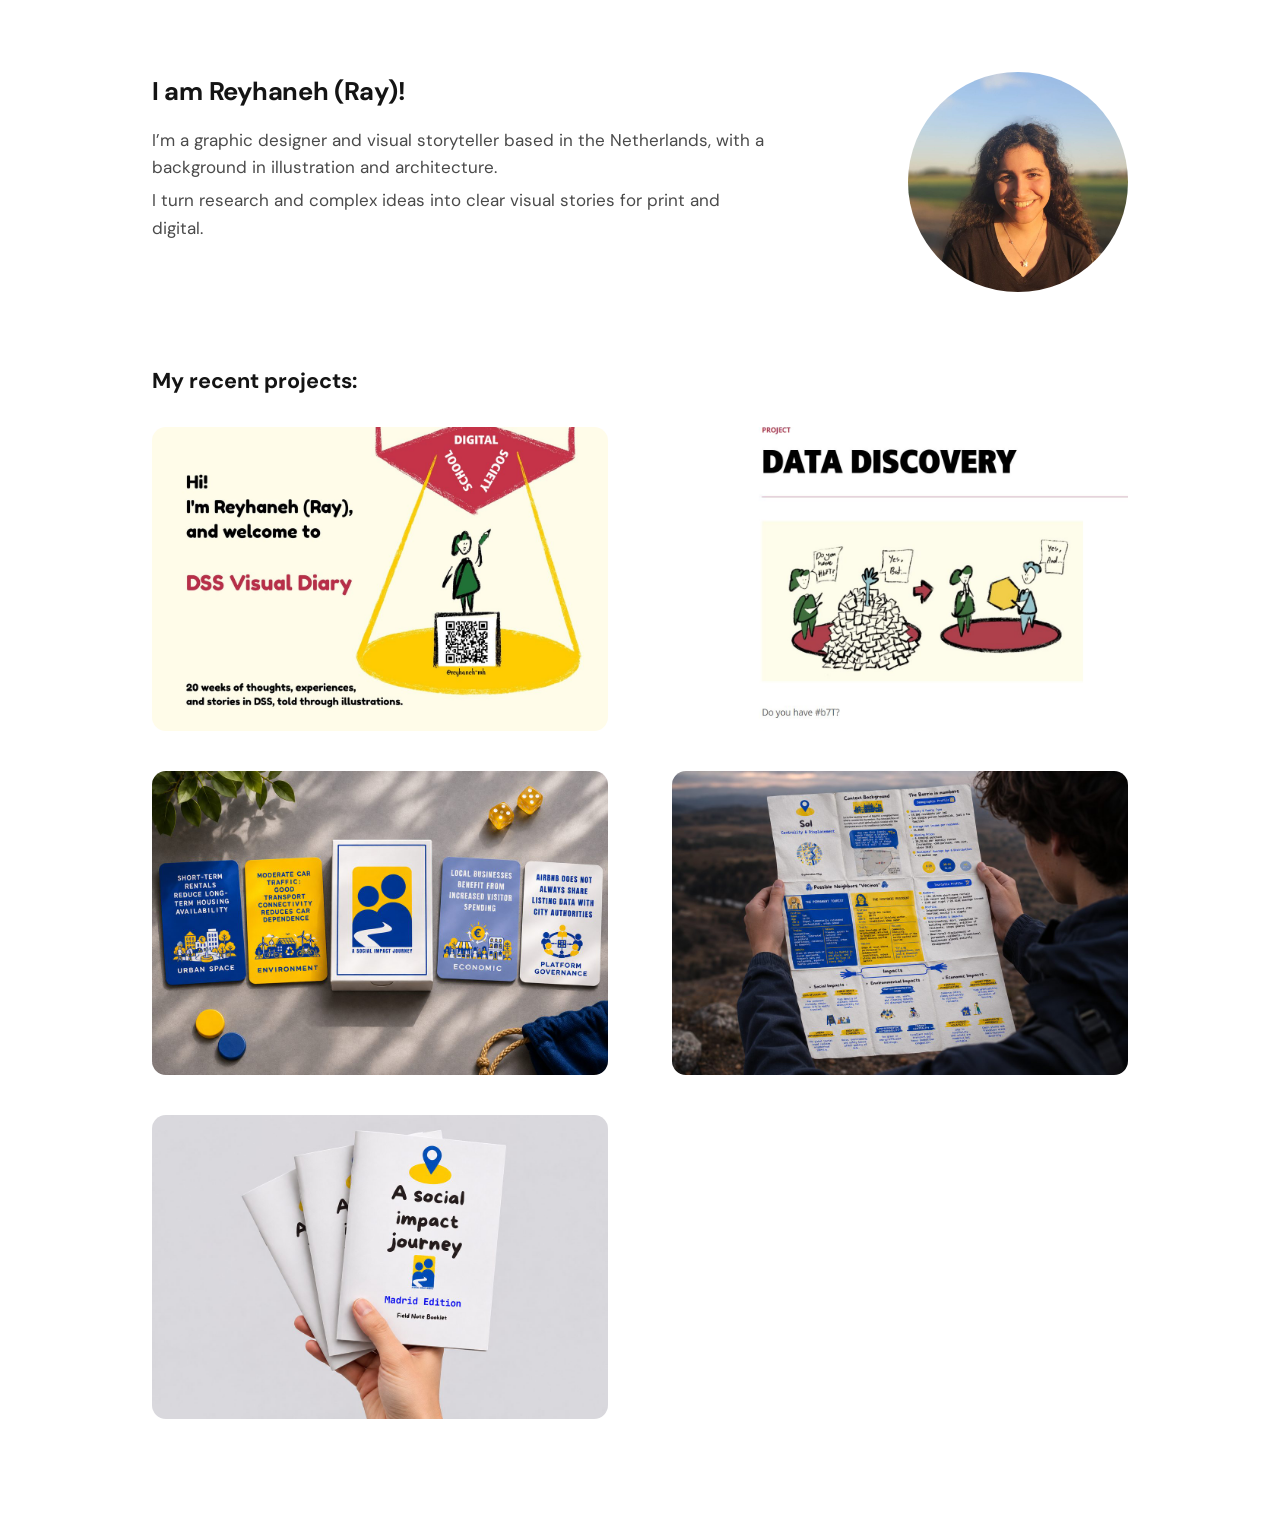
<file: index.html>
<!DOCTYPE html>
<html lang="en">
<head>
<meta charset="utf-8">
<meta name="viewport" content="width=device-width, initial-scale=1">
<title>Reyhaneh (Ray) — Graphic Designer &amp; Visual Storyteller</title>
<meta name="description" content="I’m a graphic designer and visual storyteller based in the Netherlands, with a background in illustration and architecture.">
<link rel="preconnect" href="https://fonts.googleapis.com"><link rel="preconnect" href="https://fonts.gstatic.com" crossorigin><link href="https://fonts.googleapis.com/css2?family=DM+Sans:opsz,wght@9..40,400;9..40,500;9..40,700&display=swap" rel="stylesheet">
<link rel="stylesheet" href="assets/css/style.css">
</head>
<body class="home">
<main class="wrap">
  <header class="intro">
    <div class="intro-text">
      <h1>I am Reyhaneh (Ray)!</h1>
      <p>I’m a graphic designer and visual storyteller based in the Netherlands, with a background in illustration and architecture.</p>
      <p>I turn research and complex ideas into clear visual stories for print and digital.</p>
    </div>
    <img class="intro-photo" src="assets/img/profile/profile.jpg" alt="Portrait of Reyhaneh (Ray)" width="800" height="800">
  </header>

  <section class="projects" aria-labelledby="projects-heading">
    <h2 id="projects-heading">My recent projects:</h2>
    <ul class="project-grid">
      <li class="project">
        <a class="project-link" href="projects/dss-visual-diary/index.html">
          <span class="project-media">
            <img src="assets/img/dss-visual-diary/hero-card.jpg" alt="" decoding="async">
            <span class="project-overlay" aria-hidden="true"><span>DSS Visual Diary</span></span>
          </span>
          <span class="project-name">DSS Visual Diary</span>
        </a>
      </li>
      <li class="project">
        <a class="project-link" href="projects/data-discovery/index.html">
          <span class="project-media">
            <img src="assets/img/data-discovery/hero-card.jpg?v=2" alt="" decoding="async">
            <span class="project-overlay" aria-hidden="true"><span>Data Discovery</span></span>
          </span>
          <span class="project-name">Data Discovery</span>
        </a>
      </li>
      <li class="project">
        <a class="project-link" href="projects/impact-card-game/index.html">
          <span class="project-media">
            <img src="assets/img/impact-card-game/hero-card.jpg" alt="" decoding="async">
            <span class="project-overlay" aria-hidden="true"><span>Impact Card Game</span></span>
          </span>
          <span class="project-name">Impact Card Game</span>
        </a>
      </li>
      <li class="project">
        <a class="project-link" href="projects/social-impact-journey-fold-out-maps/index.html">
          <span class="project-media">
            <img src="assets/img/social-impact-journey-fold-out-maps/hero-card.jpg" alt="" decoding="async">
            <span class="project-overlay" aria-hidden="true"><span>A Social Impact Journey — Fold-Out Maps</span></span>
          </span>
          <span class="project-name">A Social Impact Journey — Fold-Out Maps</span>
        </a>
      </li>
      <li class="project">
        <a class="project-link" href="projects/social-impact-journey-field-notebook/index.html">
          <span class="project-media">
            <img src="assets/img/social-impact-journey-field-notebook/hero-card.jpg" alt="" decoding="async">
            <span class="project-overlay" aria-hidden="true"><span>A Social Impact Journey — Field Notebook</span></span>
          </span>
          <span class="project-name">A Social Impact Journey — Field Notebook</span>
        </a>
      </li>
    </ul>
  </section>
</main>
</body>
</html>
</file>
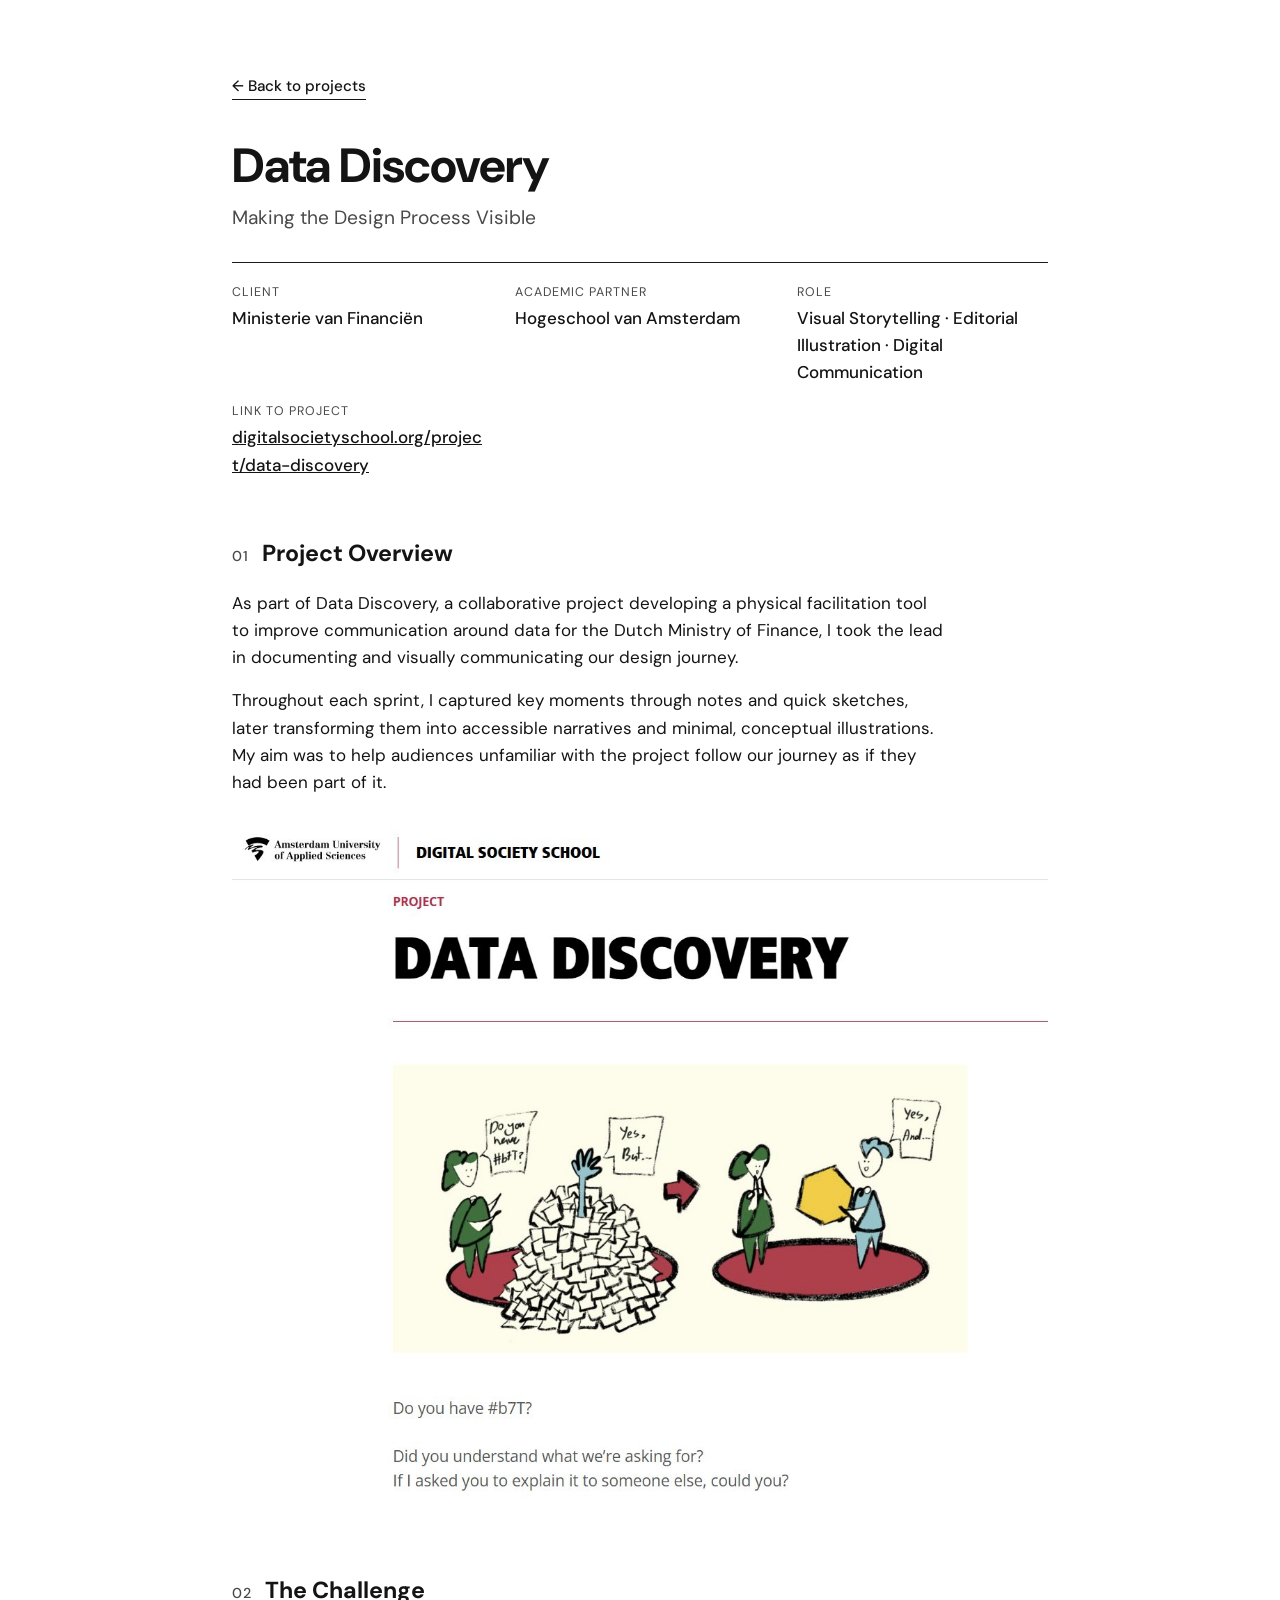
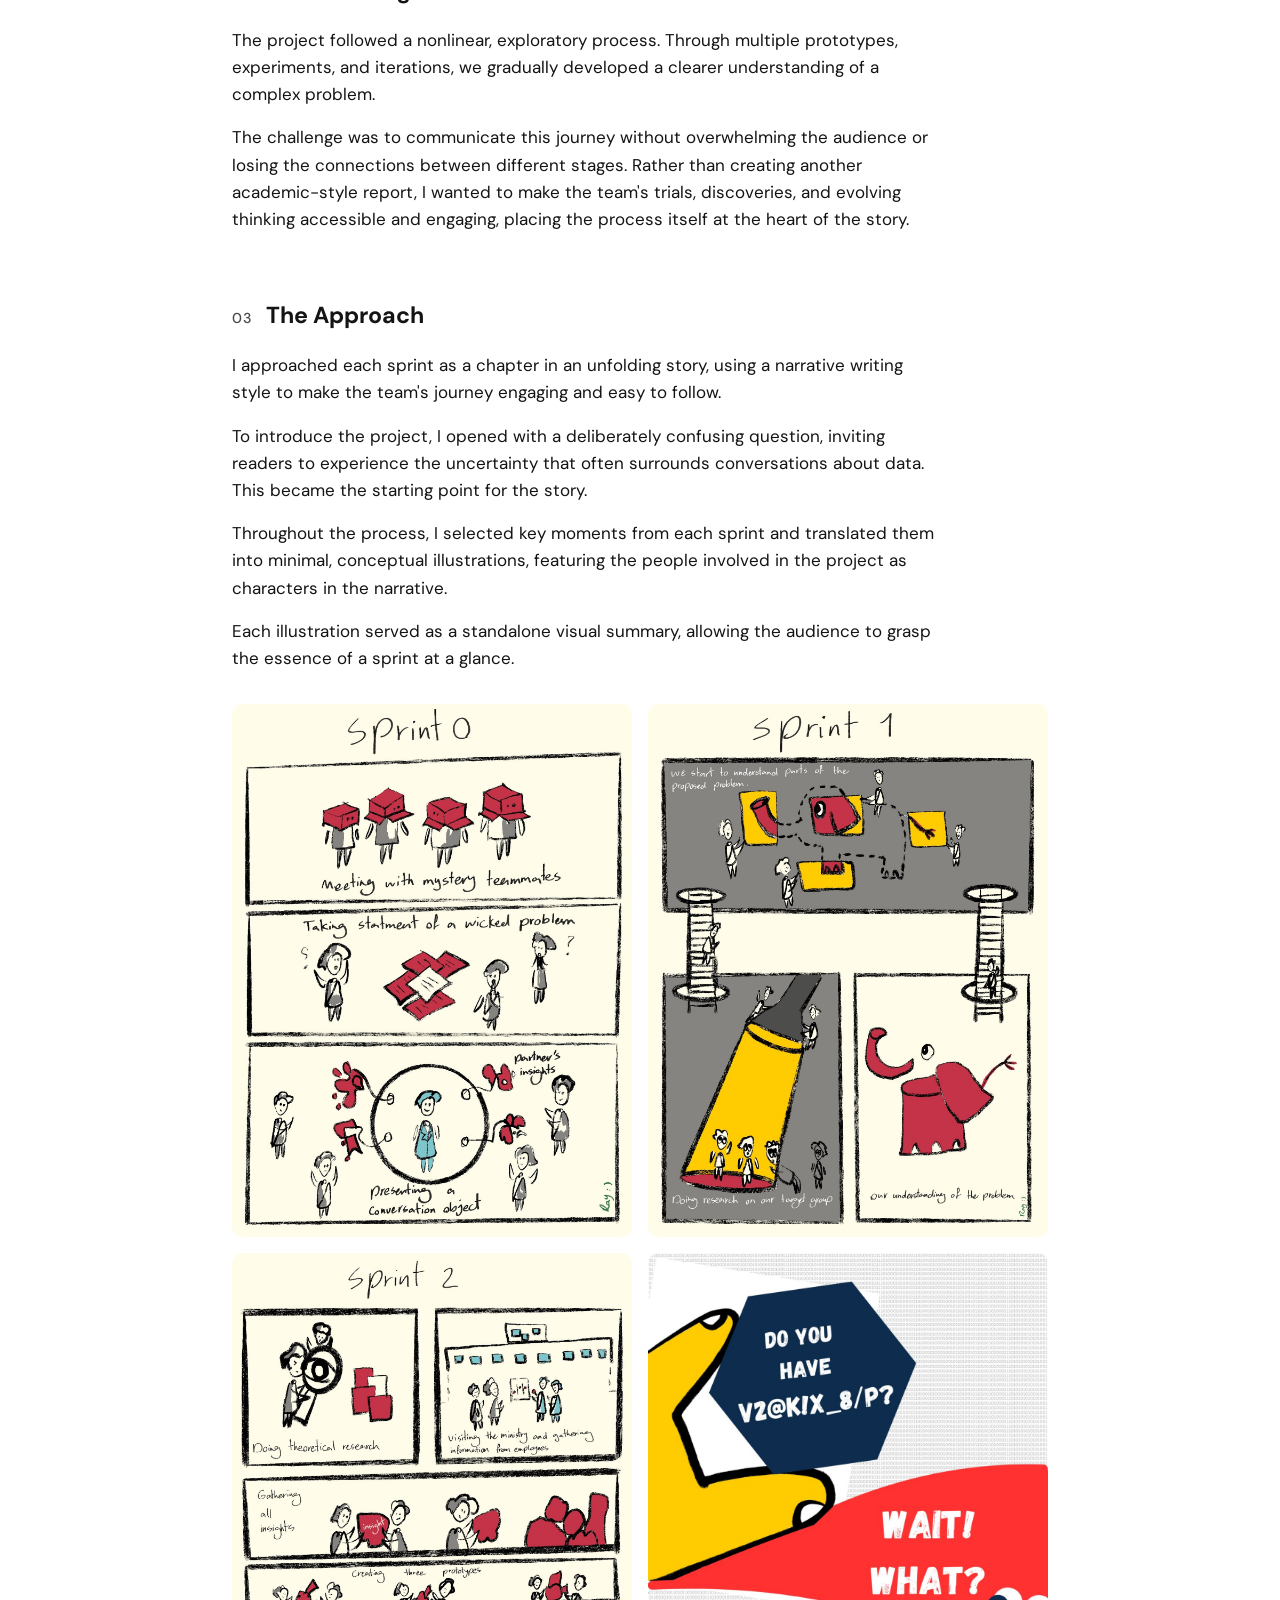
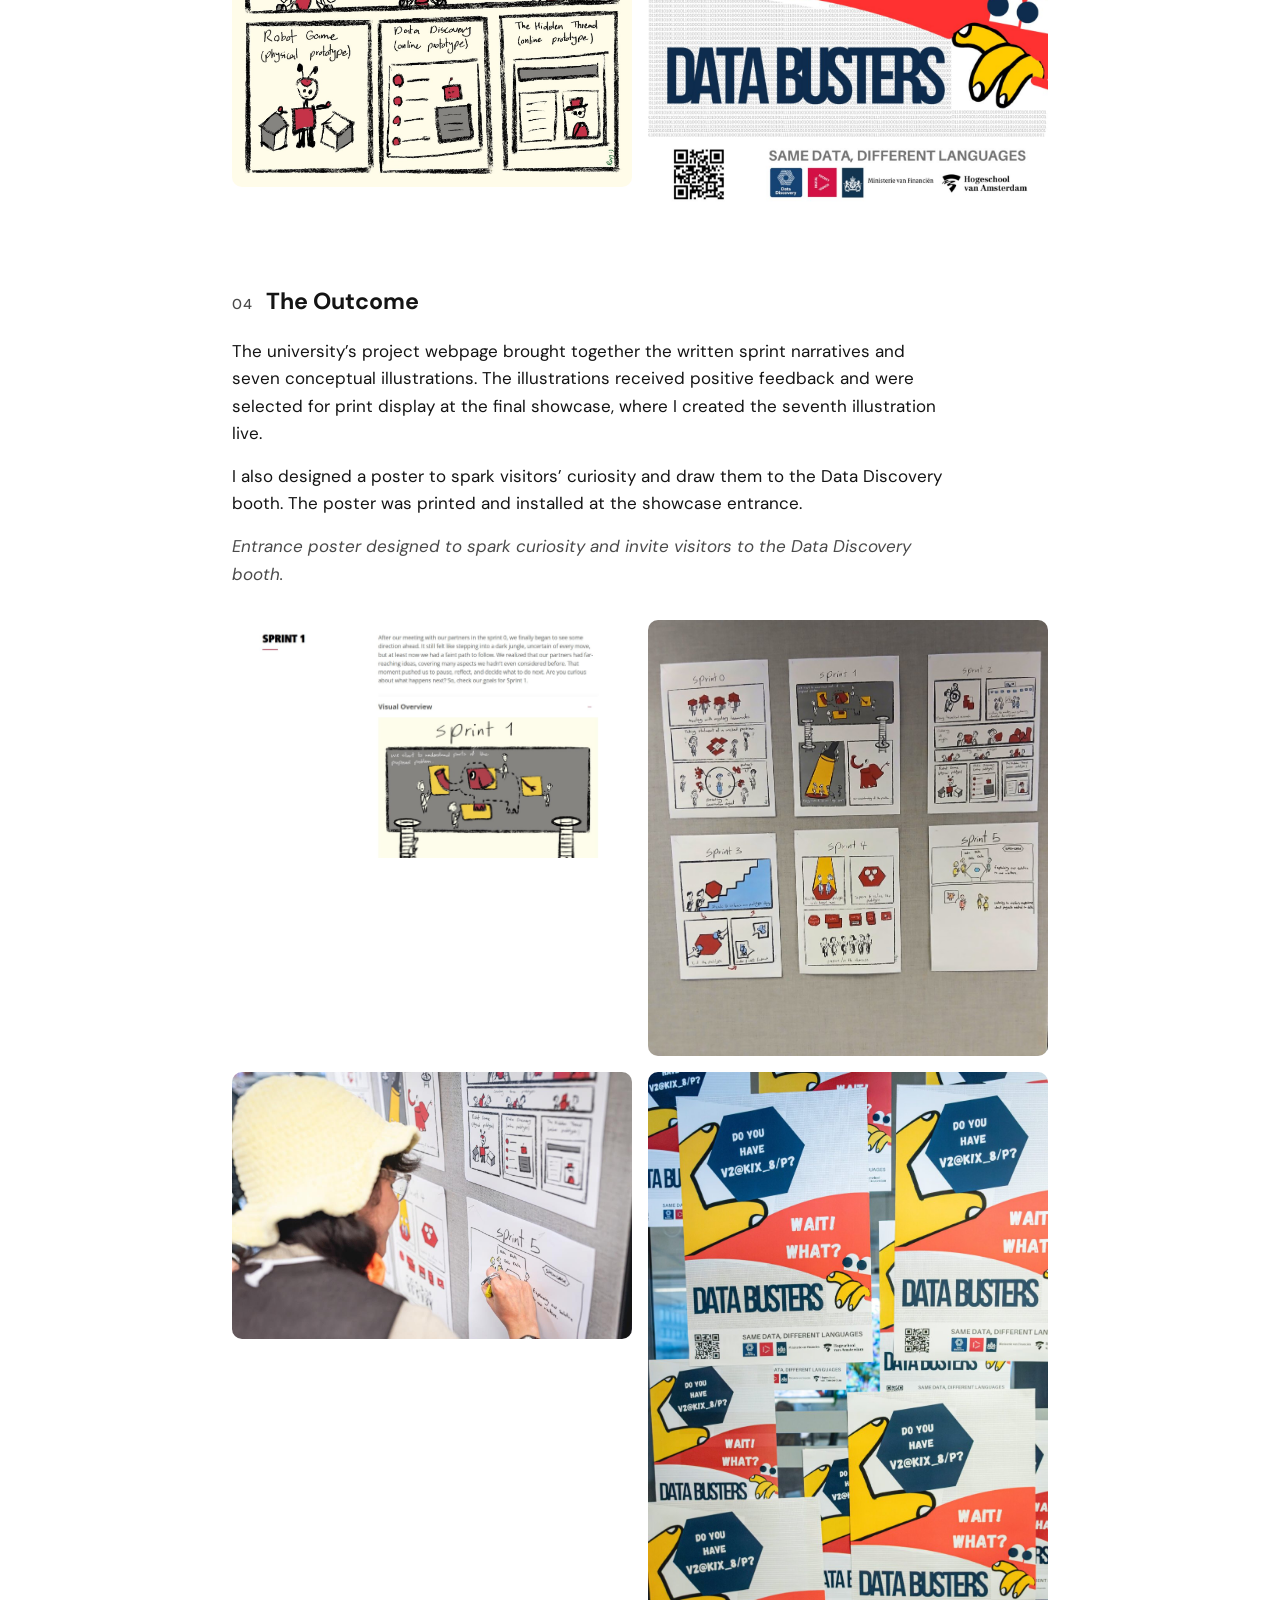
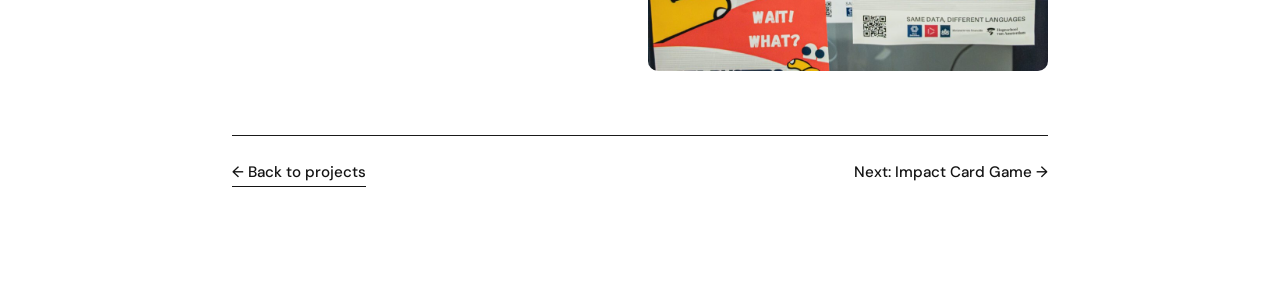
<file: projects/data-discovery/index.html>
<!DOCTYPE html>
<html lang="en">
<head>
<meta charset="utf-8">
<meta name="viewport" content="width=device-width, initial-scale=1">
<title>Data Discovery — Reyhaneh (Ray)</title>
<meta name="description" content="Making the Design Process Visible">
<link rel="preconnect" href="https://fonts.googleapis.com"><link rel="preconnect" href="https://fonts.gstatic.com" crossorigin><link href="https://fonts.googleapis.com/css2?family=DM+Sans:opsz,wght@9..40,400;9..40,500;9..40,700&display=swap" rel="stylesheet">
<link rel="stylesheet" href="../../assets/css/style.css">
</head>
<body class="case">
<main class="wrap wrap--case">
  <a class="back" href="../../index.html">← Back to projects</a>
  <header class="cs-header">
    <h1>Data Discovery</h1>
    <p class="cs-subtitle">Making the Design Process Visible</p>
    <dl class="cs-meta"><div><dt>Client</dt><dd>Ministerie van Financiën</dd></div><div><dt>Academic Partner</dt><dd>Hogeschool van Amsterdam</dd></div><div><dt>Role</dt><dd>Visual Storytelling · Editorial Illustration · Digital Communication</dd></div><div><dt>Link to project</dt><dd><a href="https://digitalsocietyschool.org/project/data-discovery/" target="_blank" rel="noopener">digitalsocietyschool.org/project/data-discovery</a></dd></div></dl>
  </header>
  <section class="cs-section" id="overview">
    <h2><span class="num">01</span> Project Overview</h2>
    <p>As part of Data Discovery, a collaborative project developing a physical facilitation tool to improve communication around data for the Dutch Ministry of Finance, I took the lead in documenting and visually communicating our design journey.</p>
    <p>Throughout each sprint, I captured key moments through notes and quick sketches, later transforming them into accessible narratives and minimal, conceptual illustrations. My aim was to help audiences unfamiliar with the project follow our journey as if they had been part of it.</p>
    <div class="gallery gallery--hero"><figure class="shot"><button type="button" class="shot-btn" data-index="0" aria-label="Enlarge image: Selection of sprint illustrations"><img src="../../assets/img/data-discovery/hero.jpg?v=2" alt="Selection of sprint illustrations" loading="lazy" decoding="async"></button></figure></div>
  </section>
  <section class="cs-section" id="challenge">
    <h2><span class="num">02</span> The Challenge</h2>
    <p>The project followed a nonlinear, exploratory process. Through multiple prototypes, experiments, and iterations, we gradually developed a clearer understanding of a complex problem.</p>
    <p>The challenge was to communicate this journey without overwhelming the audience or losing the connections between different stages. Rather than creating another academic-style report, I wanted to make the team's trials, discoveries, and evolving thinking accessible and engaging, placing the process itself at the heart of the story.</p>
  </section>
  <section class="cs-section" id="approach">
    <h2><span class="num">03</span> The Approach</h2>
    <p>I approached each sprint as a chapter in an unfolding story, using a narrative writing style to make the team's journey engaging and easy to follow.</p>
    <p>To introduce the project, I opened with a deliberately confusing question, inviting readers to experience the uncertainty that often surrounds conversations about data. This became the starting point for the story.</p>
    <p>Throughout the process, I selected key moments from each sprint and translated them into minimal, conceptual illustrations, featuring the people involved in the project as characters in the narrative.</p>
    <p>Each illustration served as a standalone visual summary, allowing the audience to grasp the essence of a sprint at a glance.</p>
    <div class="gallery-group"><div class="gallery"><figure class="shot"><button type="button" class="shot-btn" data-index="1" aria-label="Enlarge image: Data Discovery, image 1"><img src="../../assets/img/data-discovery/1.jpg" alt="Data Discovery, image 1" loading="lazy" decoding="async"></button></figure><figure class="shot"><button type="button" class="shot-btn" data-index="2" aria-label="Enlarge image: Data Discovery, image 2"><img src="../../assets/img/data-discovery/2.jpg" alt="Data Discovery, image 2" loading="lazy" decoding="async"></button></figure><figure class="shot"><button type="button" class="shot-btn" data-index="3" aria-label="Enlarge image: Data Discovery, image 3"><img src="../../assets/img/data-discovery/3.jpg" alt="Data Discovery, image 3" loading="lazy" decoding="async"></button></figure><figure class="shot"><button type="button" class="shot-btn" data-index="4" aria-label="Enlarge image: Data Discovery, image 4"><img src="../../assets/img/data-discovery/4.jpg" alt="Data Discovery, image 4" loading="lazy" decoding="async"></button></figure></div></div>
  </section>
  <section class="cs-section" id="outcome">
    <h2><span class="num">04</span> The Outcome</h2>
    <p>The university’s project webpage brought together the written sprint narratives and seven conceptual illustrations. The illustrations received positive feedback and were selected for print display at the final showcase, where I created the seventh illustration live.</p>
    <p>I also designed a poster to spark visitors’ curiosity and draw them to the Data Discovery booth. The poster was printed and installed at the showcase entrance.</p>
    <p class="note">Entrance poster designed to spark curiosity and invite visitors to the Data Discovery booth.</p>
    <div class="gallery-group"><div class="gallery"><figure class="shot"><button type="button" class="shot-btn" data-index="5" aria-label="Enlarge image: Data Discovery, image 5"><img src="../../assets/img/data-discovery/5.jpg" alt="Data Discovery, image 5" loading="lazy" decoding="async"></button></figure><figure class="shot"><button type="button" class="shot-btn" data-index="6" aria-label="Enlarge image: Data Discovery, image 6"><img src="../../assets/img/data-discovery/6.jpg" alt="Data Discovery, image 6" loading="lazy" decoding="async"></button></figure><figure class="shot"><button type="button" class="shot-btn" data-index="7" aria-label="Enlarge image: Data Discovery, image 7"><img src="../../assets/img/data-discovery/7.jpg" alt="Data Discovery, image 7" loading="lazy" decoding="async"></button></figure><figure class="shot"><button type="button" class="shot-btn" data-index="8" aria-label="Enlarge image: Data Discovery, image 8"><img src="../../assets/img/data-discovery/8.jpg" alt="Data Discovery, image 8" loading="lazy" decoding="async"></button></figure></div></div>
  </section>
  <nav class="cs-footer" aria-label="Project navigation">
    <a class="back" href="../../index.html">← Back to projects</a>
    <a class="next" href="../impact-card-game/index.html">Next: Impact Card Game →</a>
  </nav>
</main>

<dialog class="lightbox" aria-label="Enlarged image">
  <img class="lightbox-img" alt="">
  <button type="button" class="lb-btn lb-close" aria-label="Close enlarged image">×</button>
  <button type="button" class="lb-btn lb-prev" aria-label="Previous image">‹</button>
  <button type="button" class="lb-btn lb-next" aria-label="Next image">›</button>
  <p class="lb-count" aria-live="polite"></p>
</dialog>
<script src="../../assets/js/lightbox.js" defer></script>
</body>
</html>
</file>
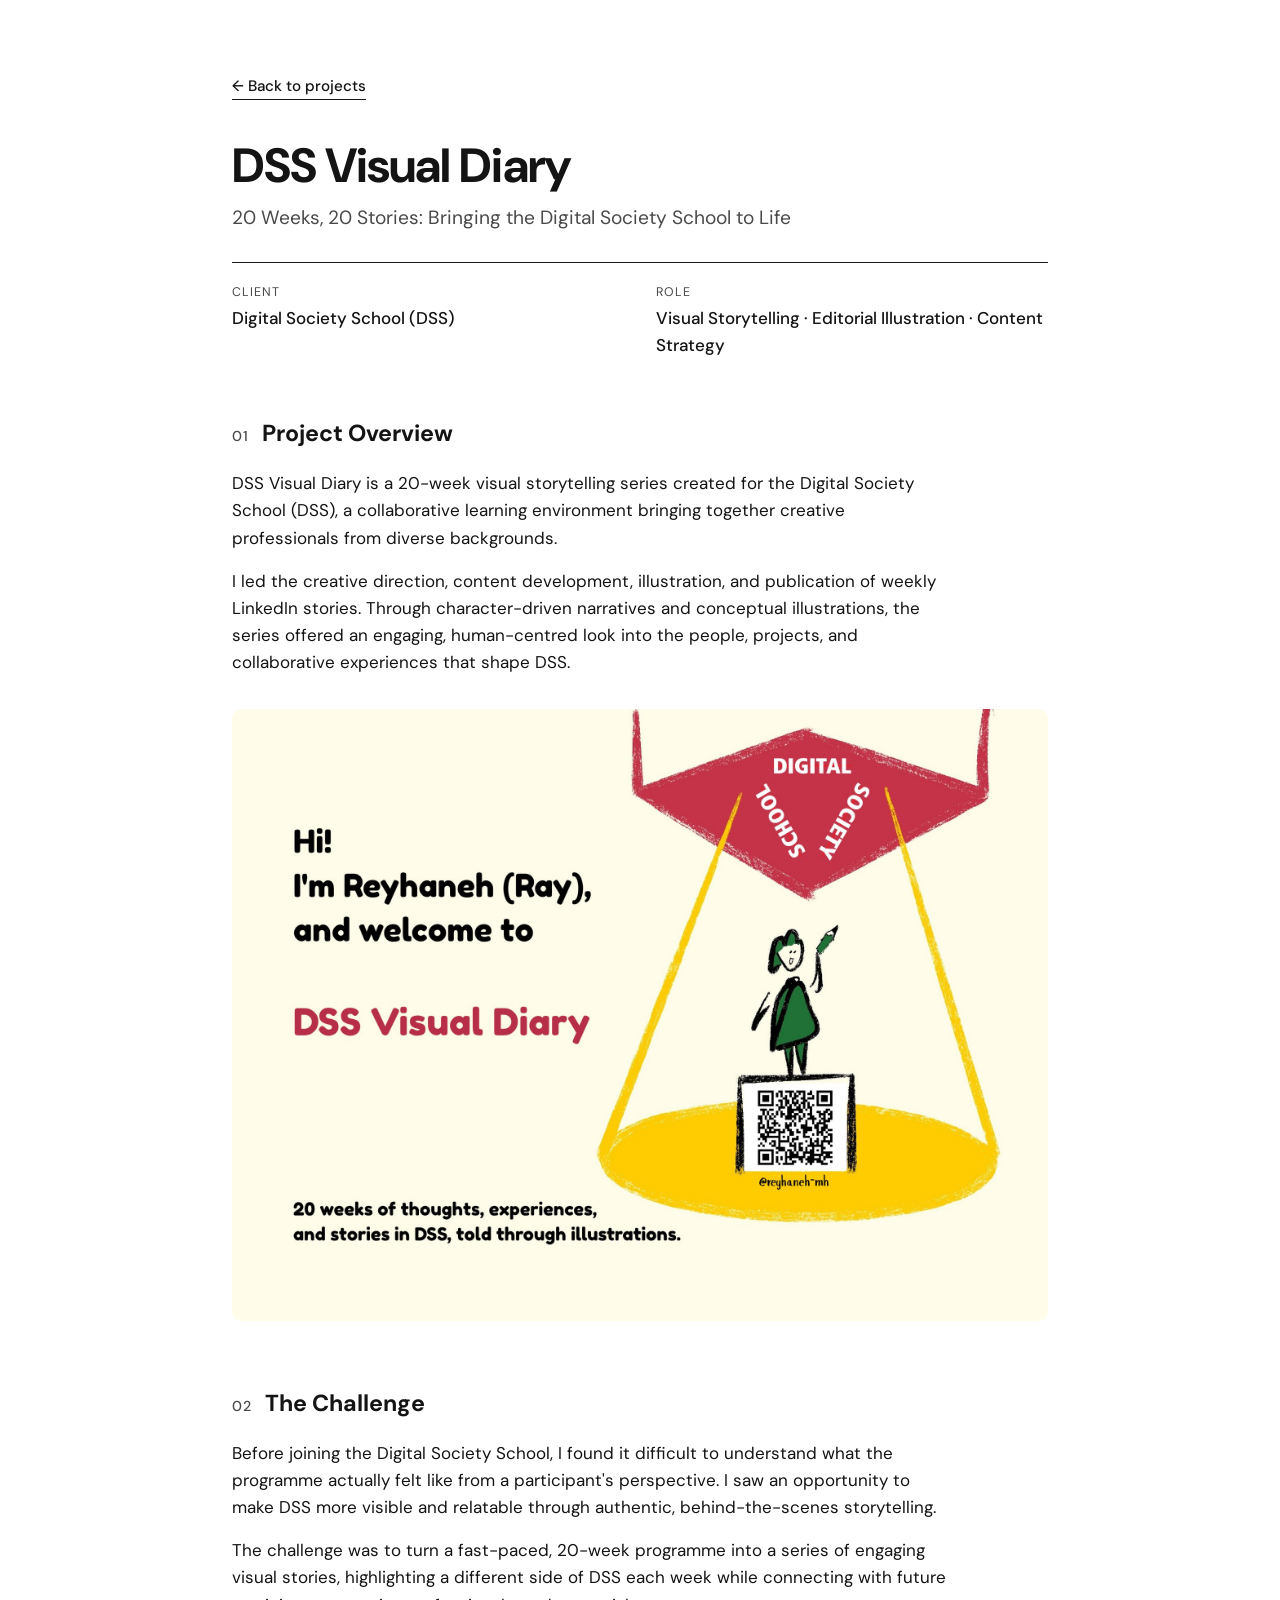
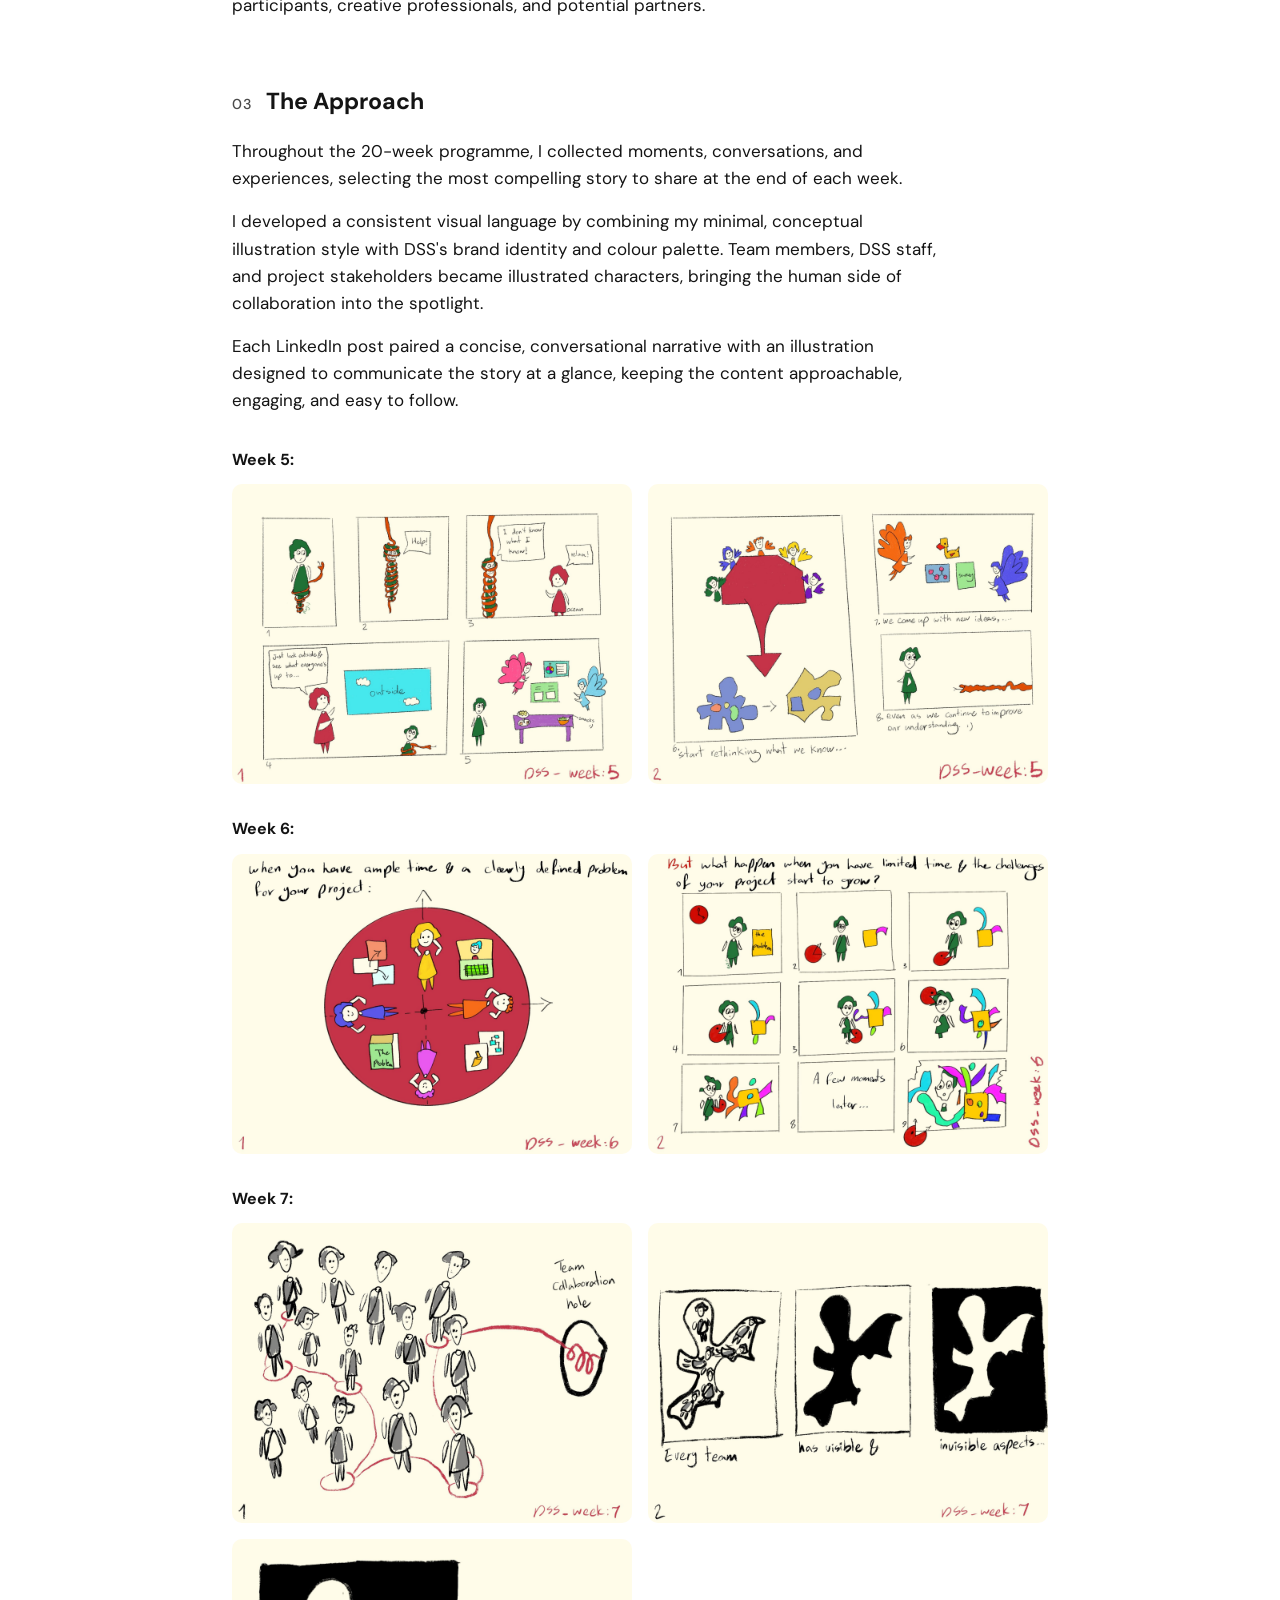
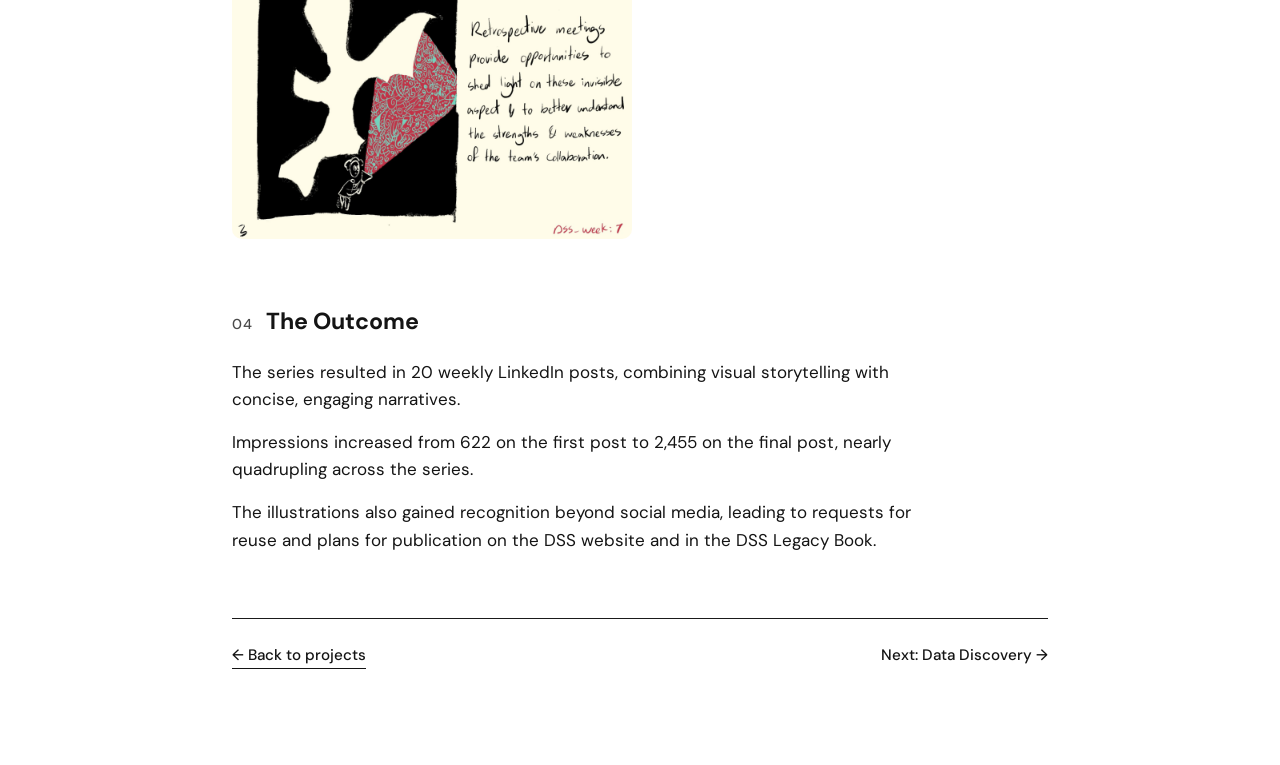
<file: projects/dss-visual-diary/index.html>
<!DOCTYPE html>
<html lang="en">
<head>
<meta charset="utf-8">
<meta name="viewport" content="width=device-width, initial-scale=1">
<title>DSS Visual Diary — Reyhaneh (Ray)</title>
<meta name="description" content="20 Weeks, 20 Stories: Bringing the Digital Society School to Life">
<link rel="preconnect" href="https://fonts.googleapis.com"><link rel="preconnect" href="https://fonts.gstatic.com" crossorigin><link href="https://fonts.googleapis.com/css2?family=DM+Sans:opsz,wght@9..40,400;9..40,500;9..40,700&display=swap" rel="stylesheet">
<link rel="stylesheet" href="../../assets/css/style.css">
</head>
<body class="case">
<main class="wrap wrap--case">
  <a class="back" href="../../index.html">← Back to projects</a>
  <header class="cs-header">
    <h1>DSS Visual Diary</h1>
    <p class="cs-subtitle">20 Weeks, 20 Stories: Bringing the Digital Society School to Life</p>
    <dl class="cs-meta"><div><dt>Client</dt><dd>Digital Society School (DSS)</dd></div><div><dt>Role</dt><dd>Visual Storytelling · Editorial Illustration · Content Strategy</dd></div></dl>
  </header>
  <section class="cs-section" id="overview">
    <h2><span class="num">01</span> Project Overview</h2>
    <p>DSS Visual Diary is a 20-week visual storytelling series created for the Digital Society School (DSS), a collaborative learning environment bringing together creative professionals from diverse backgrounds.</p>
    <p>I led the creative direction, content development, illustration, and publication of weekly LinkedIn stories. Through character-driven narratives and conceptual illustrations, the series offered an engaging, human-centred look into the people, projects, and collaborative experiences that shape DSS.</p>
    <div class="gallery gallery--hero"><figure class="shot"><button type="button" class="shot-btn" data-index="0" aria-label="Enlarge image: A selection of illustrations from the series"><img src="../../assets/img/dss-visual-diary/hero.jpg" alt="A selection of illustrations from the series" loading="lazy" decoding="async"></button></figure></div>
  </section>
  <section class="cs-section" id="challenge">
    <h2><span class="num">02</span> The Challenge</h2>
    <p>Before joining the Digital Society School, I found it difficult to understand what the programme actually felt like from a participant's perspective. I saw an opportunity to make DSS more visible and relatable through authentic, behind-the-scenes storytelling.</p>
    <p>The challenge was to turn a fast-paced, 20-week programme into a series of engaging visual stories, highlighting a different side of DSS each week while connecting with future participants, creative professionals, and potential partners.</p>
  </section>
  <section class="cs-section" id="approach">
    <h2><span class="num">03</span> The Approach</h2>
    <p>Throughout the 20-week programme, I collected moments, conversations, and experiences, selecting the most compelling story to share at the end of each week.</p>
    <p>I developed a consistent visual language by combining my minimal, conceptual illustration style with DSS's brand identity and colour palette. Team members, DSS staff, and project stakeholders became illustrated characters, bringing the human side of collaboration into the spotlight.</p>
    <p>Each LinkedIn post paired a concise, conversational narrative with an illustration designed to communicate the story at a glance, keeping the content approachable, engaging, and easy to follow.</p>
    <div class="gallery-group"><h3 class="gallery-title">Week 5:</h3><div class="gallery"><figure class="shot"><button type="button" class="shot-btn" data-index="1" aria-label="Enlarge image: DSS Visual Diary — Week 5, image A-1"><img src="../../assets/img/dss-visual-diary/A-1.jpg" alt="DSS Visual Diary — Week 5, image A-1" loading="lazy" decoding="async"></button></figure><figure class="shot"><button type="button" class="shot-btn" data-index="2" aria-label="Enlarge image: DSS Visual Diary — Week 5, image A-2"><img src="../../assets/img/dss-visual-diary/A-2.jpg" alt="DSS Visual Diary — Week 5, image A-2" loading="lazy" decoding="async"></button></figure></div></div>
    <div class="gallery-group"><h3 class="gallery-title">Week 6:</h3><div class="gallery"><figure class="shot"><button type="button" class="shot-btn" data-index="3" aria-label="Enlarge image: DSS Visual Diary — Week 6, image B-1"><img src="../../assets/img/dss-visual-diary/B-1.jpg" alt="DSS Visual Diary — Week 6, image B-1" loading="lazy" decoding="async"></button></figure><figure class="shot"><button type="button" class="shot-btn" data-index="4" aria-label="Enlarge image: DSS Visual Diary — Week 6, image B-2"><img src="../../assets/img/dss-visual-diary/B-2.jpg" alt="DSS Visual Diary — Week 6, image B-2" loading="lazy" decoding="async"></button></figure></div></div>
    <div class="gallery-group"><h3 class="gallery-title">Week 7:</h3><div class="gallery"><figure class="shot"><button type="button" class="shot-btn" data-index="5" aria-label="Enlarge image: DSS Visual Diary — Week 7, image C-1"><img src="../../assets/img/dss-visual-diary/C-1.jpg" alt="DSS Visual Diary — Week 7, image C-1" loading="lazy" decoding="async"></button></figure><figure class="shot"><button type="button" class="shot-btn" data-index="6" aria-label="Enlarge image: DSS Visual Diary — Week 7, image C-2"><img src="../../assets/img/dss-visual-diary/C-2.jpg" alt="DSS Visual Diary — Week 7, image C-2" loading="lazy" decoding="async"></button></figure><figure class="shot"><button type="button" class="shot-btn" data-index="7" aria-label="Enlarge image: DSS Visual Diary — Week 7, image C-3"><img src="../../assets/img/dss-visual-diary/C-3.jpg" alt="DSS Visual Diary — Week 7, image C-3" loading="lazy" decoding="async"></button></figure></div></div>
  </section>
  <section class="cs-section" id="outcome">
    <h2><span class="num">04</span> The Outcome</h2>
    <p>The series resulted in 20 weekly LinkedIn posts, combining visual storytelling with concise, engaging narratives.</p>
    <p>Impressions increased from 622 on the first post to 2,455 on the final post, nearly quadrupling across the series.</p>
    <p>The illustrations also gained recognition beyond social media, leading to requests for reuse and plans for publication on the DSS website and in the DSS Legacy Book.</p>
  </section>
  <nav class="cs-footer" aria-label="Project navigation">
    <a class="back" href="../../index.html">← Back to projects</a>
    <a class="next" href="../data-discovery/index.html">Next: Data Discovery →</a>
  </nav>
</main>

<dialog class="lightbox" aria-label="Enlarged image">
  <img class="lightbox-img" alt="">
  <button type="button" class="lb-btn lb-close" aria-label="Close enlarged image">×</button>
  <button type="button" class="lb-btn lb-prev" aria-label="Previous image">‹</button>
  <button type="button" class="lb-btn lb-next" aria-label="Next image">›</button>
  <p class="lb-count" aria-live="polite"></p>
</dialog>
<script src="../../assets/js/lightbox.js" defer></script>
</body>
</html>
</file>
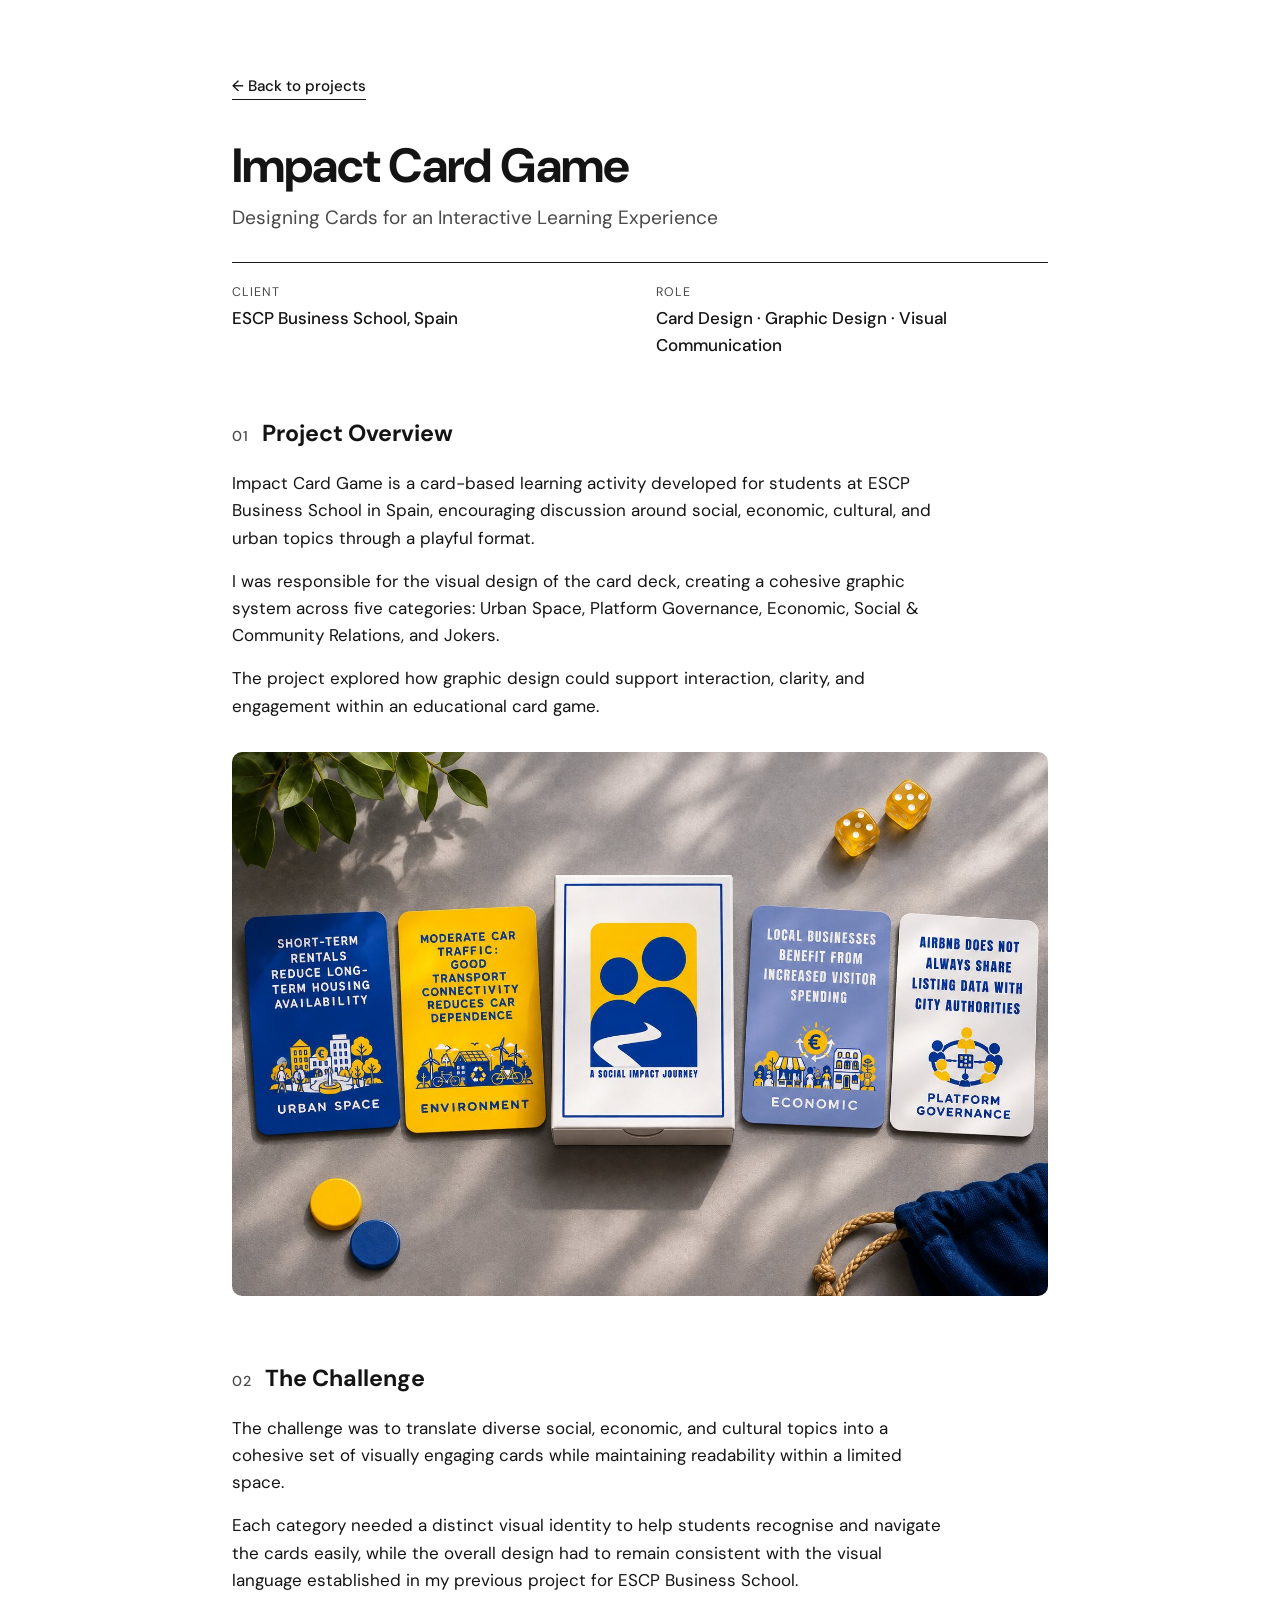
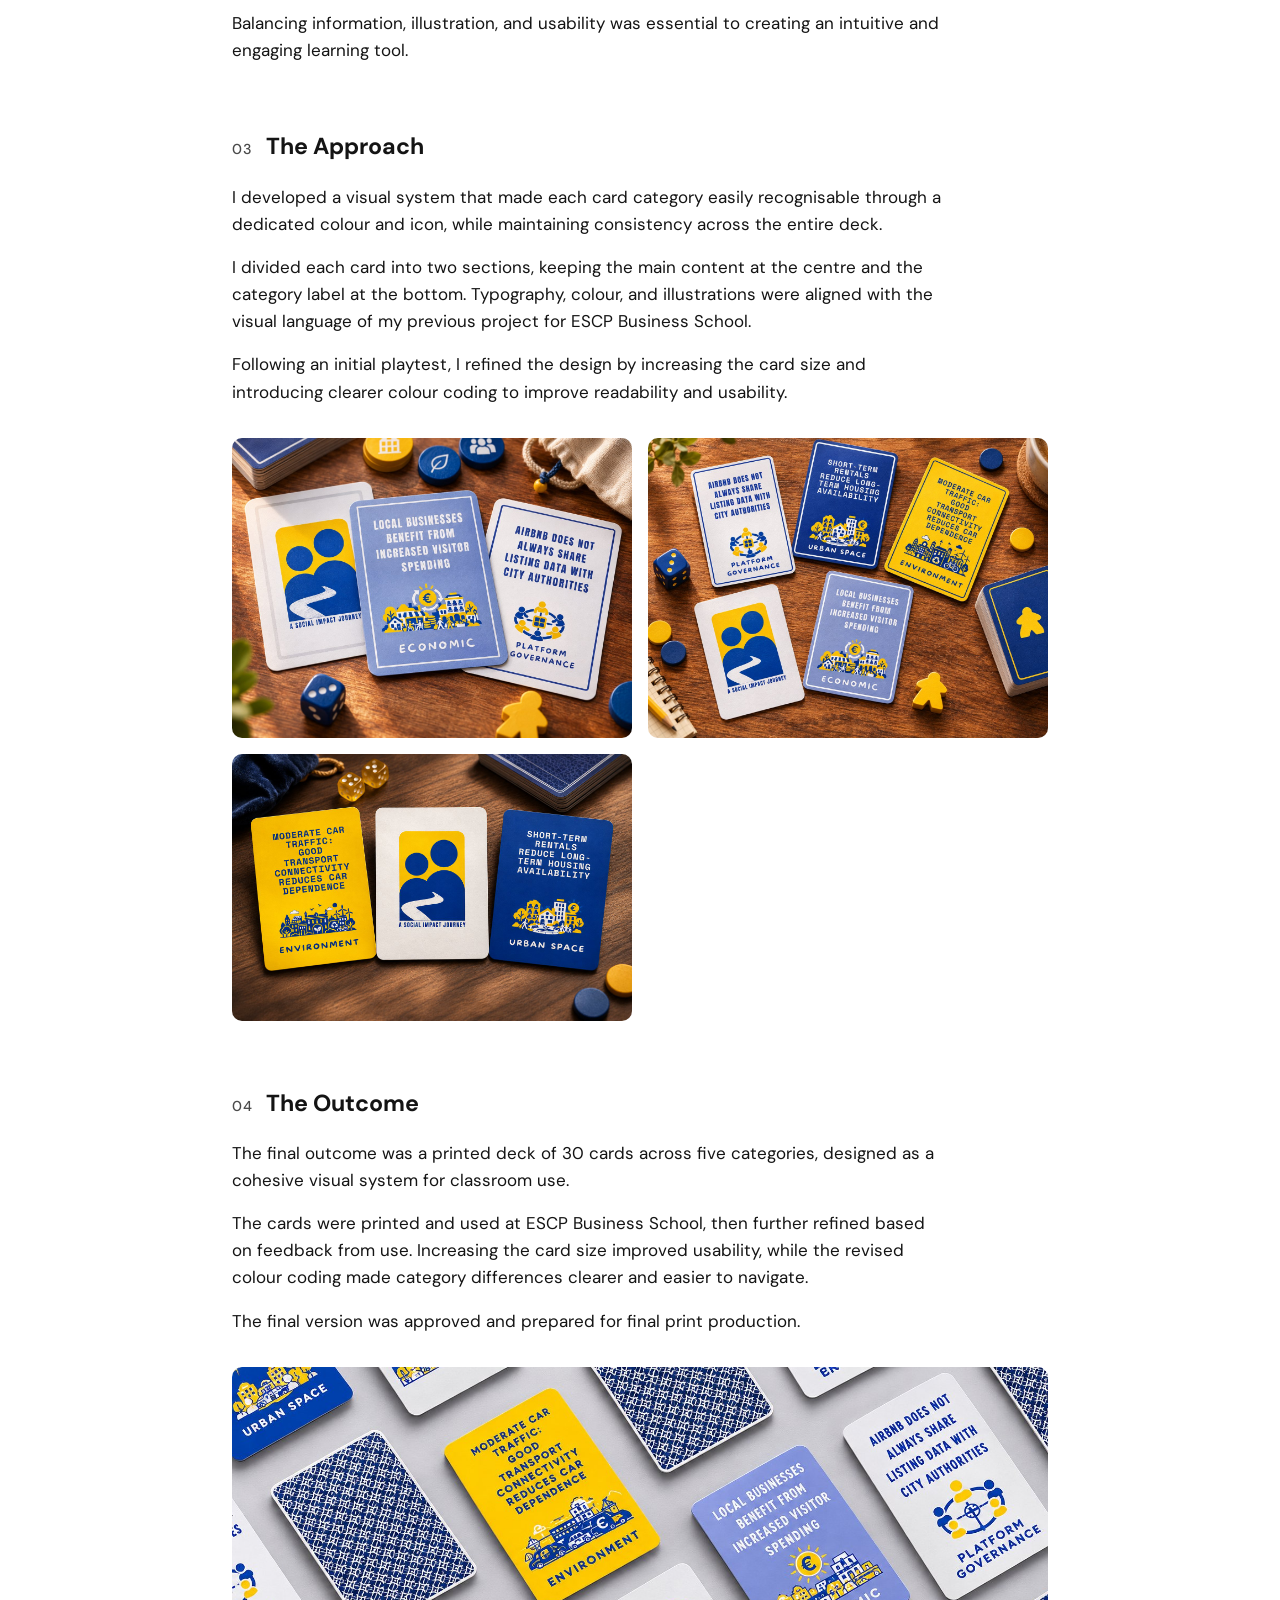
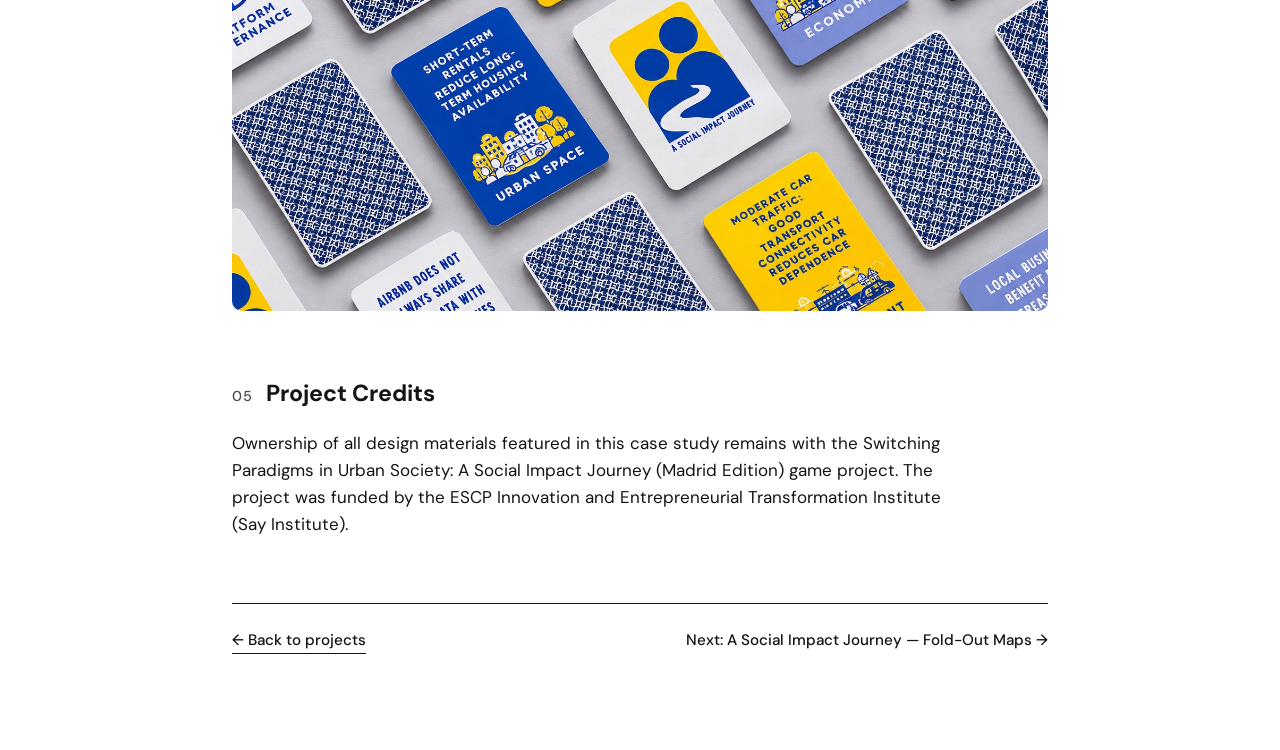
<file: projects/impact-card-game/index.html>
<!DOCTYPE html>
<html lang="en">
<head>
<meta charset="utf-8">
<meta name="viewport" content="width=device-width, initial-scale=1">
<title>Impact Card Game — Reyhaneh (Ray)</title>
<meta name="description" content="Designing Cards for an Interactive Learning Experience">
<link rel="preconnect" href="https://fonts.googleapis.com"><link rel="preconnect" href="https://fonts.gstatic.com" crossorigin><link href="https://fonts.googleapis.com/css2?family=DM+Sans:opsz,wght@9..40,400;9..40,500;9..40,700&display=swap" rel="stylesheet">
<link rel="stylesheet" href="../../assets/css/style.css">
</head>
<body class="case">
<main class="wrap wrap--case">
  <a class="back" href="../../index.html">← Back to projects</a>
  <header class="cs-header">
    <h1>Impact Card Game</h1>
    <p class="cs-subtitle">Designing Cards for an Interactive Learning Experience</p>
    <dl class="cs-meta"><div><dt>Client</dt><dd>ESCP Business School, Spain</dd></div><div><dt>Role</dt><dd>Card Design · Graphic Design · Visual Communication</dd></div></dl>
  </header>
  <section class="cs-section" id="overview">
    <h2><span class="num">01</span> Project Overview</h2>
    <p>Impact Card Game is a card-based learning activity developed for students at ESCP Business School in Spain, encouraging discussion around social, economic, cultural, and urban topics through a playful format.</p>
    <p>I was responsible for the visual design of the card deck, creating a cohesive graphic system across five categories: Urban Space, Platform Governance, Economic, Social &amp; Community Relations, and Jokers.</p>
    <p>The project explored how graphic design could support interaction, clarity, and engagement within an educational card game.</p>
    <div class="gallery gallery--hero"><figure class="shot"><button type="button" class="shot-btn" data-index="0" aria-label="Enlarge image: The Impact Card Game deck with cards from several categories"><img src="../../assets/img/impact-card-game/hero.jpg" alt="The Impact Card Game deck with cards from several categories" loading="lazy" decoding="async"></button></figure></div>
  </section>
  <section class="cs-section" id="challenge">
    <h2><span class="num">02</span> The Challenge</h2>
    <p>The challenge was to translate diverse social, economic, and cultural topics into a cohesive set of visually engaging cards while maintaining readability within a limited space.</p>
    <p>Each category needed a distinct visual identity to help students recognise and navigate the cards easily, while the overall design had to remain consistent with the visual language established in my previous project for ESCP Business School.</p>
    <p>Balancing information, illustration, and usability was essential to creating an intuitive and engaging learning tool.</p>
  </section>
  <section class="cs-section" id="approach">
    <h2><span class="num">03</span> The Approach</h2>
    <p>I developed a visual system that made each card category easily recognisable through a dedicated colour and icon, while maintaining consistency across the entire deck.</p>
    <p>I divided each card into two sections, keeping the main content at the centre and the category label at the bottom. Typography, colour, and illustrations were aligned with the visual language of my previous project for ESCP Business School.</p>
    <p>Following an initial playtest, I refined the design by increasing the card size and introducing clearer colour coding to improve readability and usability.</p>
    <div class="gallery-group"><div class="gallery"><figure class="shot"><button type="button" class="shot-btn" data-index="1" aria-label="Enlarge image: Impact Card Game, image 1"><img src="../../assets/img/impact-card-game/1.jpg" alt="Impact Card Game, image 1" loading="lazy" decoding="async"></button></figure><figure class="shot"><button type="button" class="shot-btn" data-index="2" aria-label="Enlarge image: Impact Card Game, image 2"><img src="../../assets/img/impact-card-game/2.jpg" alt="Impact Card Game, image 2" loading="lazy" decoding="async"></button></figure><figure class="shot"><button type="button" class="shot-btn" data-index="3" aria-label="Enlarge image: Impact Card Game, image 3"><img src="../../assets/img/impact-card-game/3.jpg" alt="Impact Card Game, image 3" loading="lazy" decoding="async"></button></figure></div></div>
  </section>
  <section class="cs-section" id="outcome">
    <h2><span class="num">04</span> The Outcome</h2>
    <p>The final outcome was a printed deck of 30 cards across five categories, designed as a cohesive visual system for classroom use.</p>
    <p>The cards were printed and used at ESCP Business School, then further refined based on feedback from use. Increasing the card size improved usability, while the revised colour coding made category differences clearer and easier to navigate.</p>
    <p>The final version was approved and prepared for final print production.</p>
    <div class="gallery-group"><div class="gallery gallery--single"><figure class="shot"><button type="button" class="shot-btn" data-index="4" aria-label="Enlarge image: Impact Card Game, image 4"><img src="../../assets/img/impact-card-game/4.jpg" alt="Impact Card Game, image 4" loading="lazy" decoding="async"></button></figure></div></div>
  </section>
  <section class="cs-section" id="credits">
    <h2><span class="num">05</span> Project Credits</h2>
    <p>Ownership of all design materials featured in this case study remains with the Switching Paradigms in Urban Society: A Social Impact Journey (Madrid Edition) game project. The project was funded by the ESCP Innovation and Entrepreneurial Transformation Institute (Say Institute).</p>
  </section>
  <nav class="cs-footer" aria-label="Project navigation">
    <a class="back" href="../../index.html">← Back to projects</a>
    <a class="next" href="../social-impact-journey-fold-out-maps/index.html">Next: A Social Impact Journey — Fold-Out Maps →</a>
  </nav>
</main>

<dialog class="lightbox" aria-label="Enlarged image">
  <img class="lightbox-img" alt="">
  <button type="button" class="lb-btn lb-close" aria-label="Close enlarged image">×</button>
  <button type="button" class="lb-btn lb-prev" aria-label="Previous image">‹</button>
  <button type="button" class="lb-btn lb-next" aria-label="Next image">›</button>
  <p class="lb-count" aria-live="polite"></p>
</dialog>
<script src="../../assets/js/lightbox.js" defer></script>
</body>
</html>
</file>
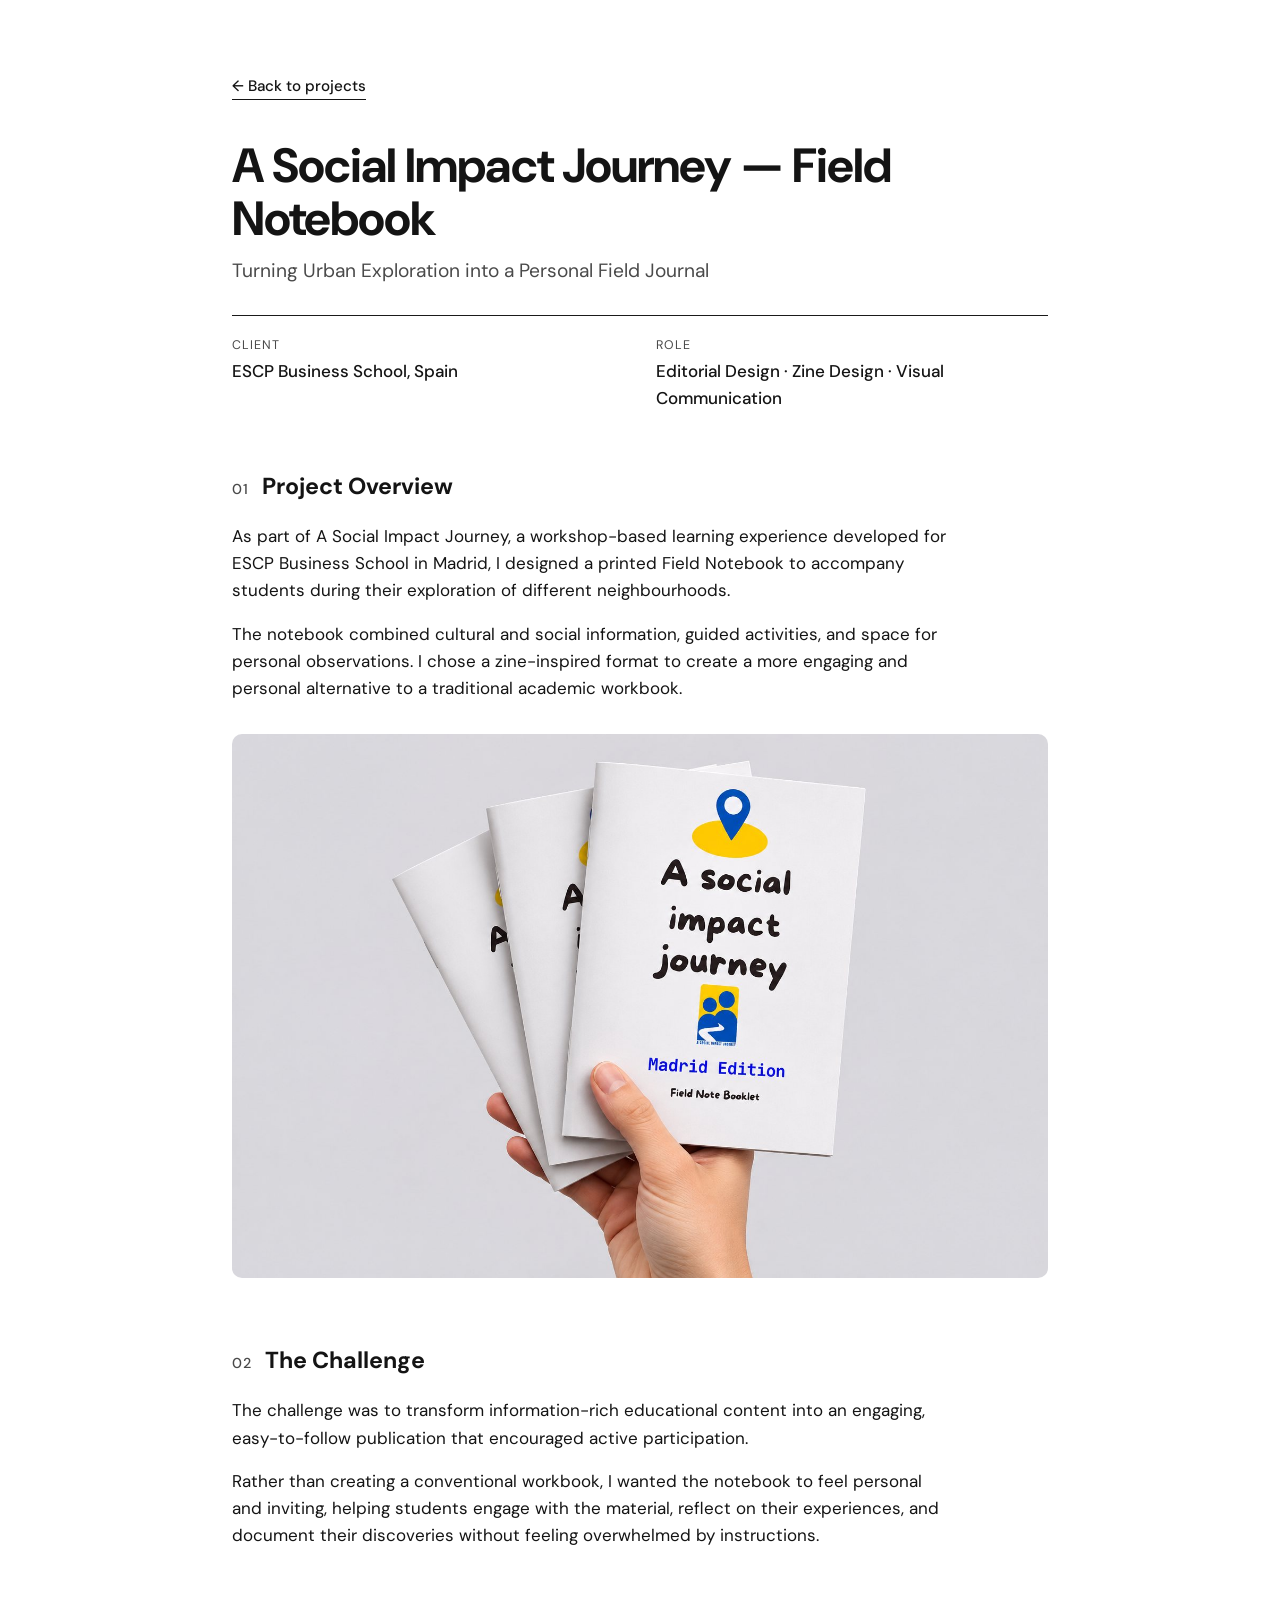
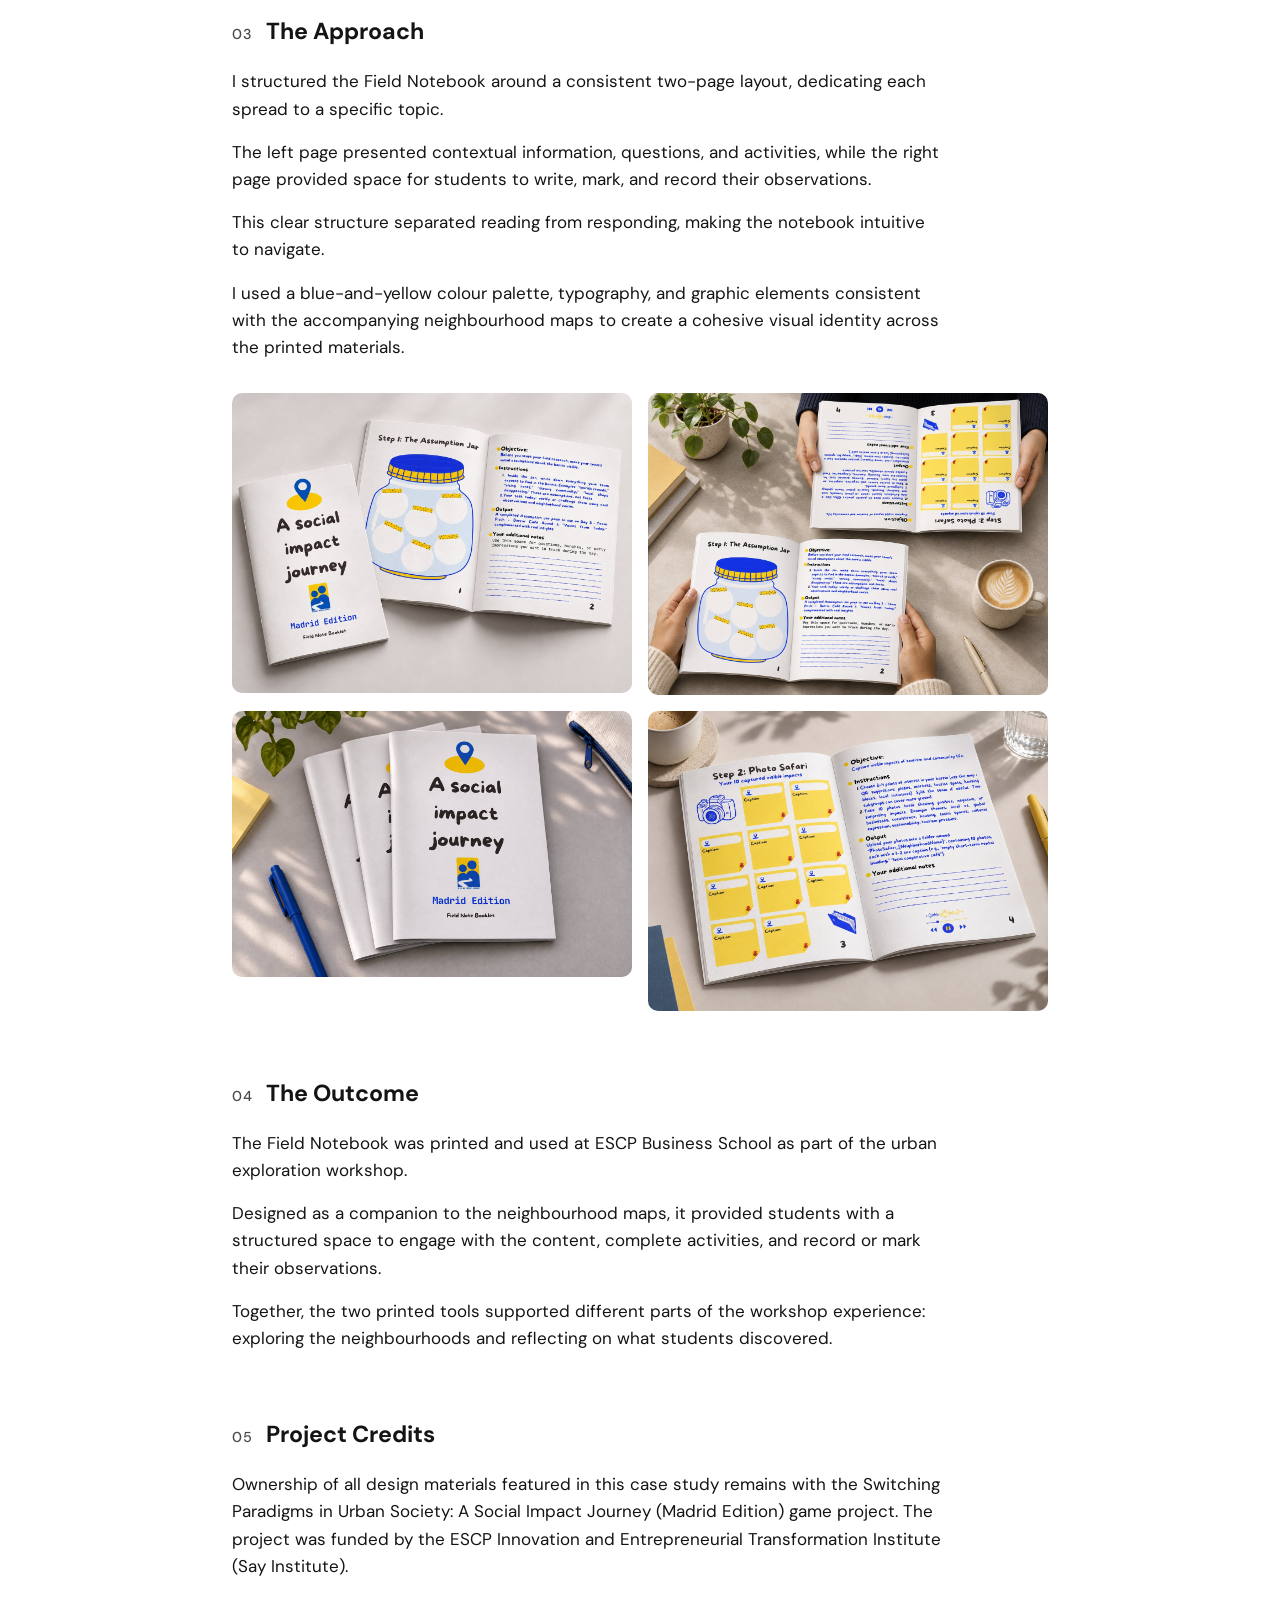
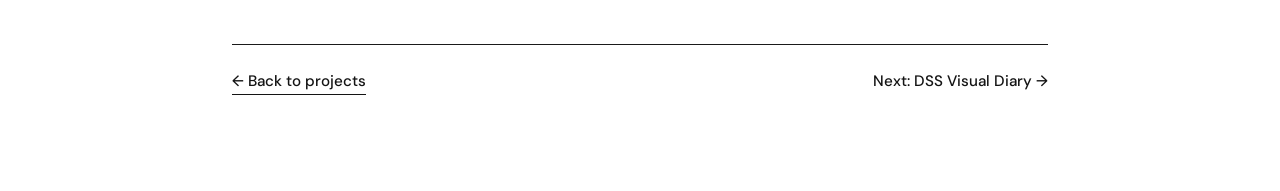
<file: projects/social-impact-journey-field-notebook/index.html>
<!DOCTYPE html>
<html lang="en">
<head>
<meta charset="utf-8">
<meta name="viewport" content="width=device-width, initial-scale=1">
<title>A Social Impact Journey — Field Notebook — Reyhaneh (Ray)</title>
<meta name="description" content="Turning Urban Exploration into a Personal Field Journal">
<link rel="preconnect" href="https://fonts.googleapis.com"><link rel="preconnect" href="https://fonts.gstatic.com" crossorigin><link href="https://fonts.googleapis.com/css2?family=DM+Sans:opsz,wght@9..40,400;9..40,500;9..40,700&display=swap" rel="stylesheet">
<link rel="stylesheet" href="../../assets/css/style.css">
</head>
<body class="case">
<main class="wrap wrap--case">
  <a class="back" href="../../index.html">← Back to projects</a>
  <header class="cs-header">
    <h1>A Social Impact Journey — Field Notebook</h1>
    <p class="cs-subtitle">Turning Urban Exploration into a Personal Field Journal</p>
    <dl class="cs-meta"><div><dt>Client</dt><dd>ESCP Business School, Spain</dd></div><div><dt>Role</dt><dd>Editorial Design · Zine Design · Visual Communication</dd></div></dl>
  </header>
  <section class="cs-section" id="overview">
    <h2><span class="num">01</span> Project Overview</h2>
    <p>As part of A Social Impact Journey, a workshop-based learning experience developed for ESCP Business School in Madrid, I designed a printed Field Notebook to accompany students during their exploration of different neighbourhoods.</p>
    <p>The notebook combined cultural and social information, guided activities, and space for personal observations. I chose a zine-inspired format to create a more engaging and personal alternative to a traditional academic workbook.</p>
    <div class="gallery gallery--hero"><figure class="shot"><button type="button" class="shot-btn" data-index="0" aria-label="Enlarge image: Printed Field Notebook"><img src="../../assets/img/social-impact-journey-field-notebook/hero.jpg" alt="Printed Field Notebook" loading="lazy" decoding="async"></button></figure></div>
  </section>
  <section class="cs-section" id="challenge">
    <h2><span class="num">02</span> The Challenge</h2>
    <p>The challenge was to transform information-rich educational content into an engaging, easy-to-follow publication that encouraged active participation.</p>
    <p>Rather than creating a conventional workbook, I wanted the notebook to feel personal and inviting, helping students engage with the material, reflect on their experiences, and document their discoveries without feeling overwhelmed by instructions.</p>
  </section>
  <section class="cs-section" id="approach">
    <h2><span class="num">03</span> The Approach</h2>
    <p>I structured the Field Notebook around a consistent two-page layout, dedicating each spread to a specific topic.</p>
    <p>The left page presented contextual information, questions, and activities, while the right page provided space for students to write, mark, and record their observations.</p>
    <p>This clear structure separated reading from responding, making the notebook intuitive to navigate.</p>
    <p>I used a blue-and-yellow colour palette, typography, and graphic elements consistent with the accompanying neighbourhood maps to create a cohesive visual identity across the printed materials.</p>
    <div class="gallery-group"><div class="gallery"><figure class="shot"><button type="button" class="shot-btn" data-index="1" aria-label="Enlarge image: A Social Impact Journey — Field Notebook, image 1"><img src="../../assets/img/social-impact-journey-field-notebook/1.jpg" alt="A Social Impact Journey — Field Notebook, image 1" loading="lazy" decoding="async"></button></figure><figure class="shot"><button type="button" class="shot-btn" data-index="2" aria-label="Enlarge image: A Social Impact Journey — Field Notebook, image 2"><img src="../../assets/img/social-impact-journey-field-notebook/2.jpg" alt="A Social Impact Journey — Field Notebook, image 2" loading="lazy" decoding="async"></button></figure><figure class="shot"><button type="button" class="shot-btn" data-index="3" aria-label="Enlarge image: A Social Impact Journey — Field Notebook, image 3"><img src="../../assets/img/social-impact-journey-field-notebook/3.jpg" alt="A Social Impact Journey — Field Notebook, image 3" loading="lazy" decoding="async"></button></figure><figure class="shot"><button type="button" class="shot-btn" data-index="4" aria-label="Enlarge image: A Social Impact Journey — Field Notebook, image 4"><img src="../../assets/img/social-impact-journey-field-notebook/4.jpg" alt="A Social Impact Journey — Field Notebook, image 4" loading="lazy" decoding="async"></button></figure></div></div>
  </section>
  <section class="cs-section" id="outcome">
    <h2><span class="num">04</span> The Outcome</h2>
    <p>The Field Notebook was printed and used at ESCP Business School as part of the urban exploration workshop.</p>
    <p>Designed as a companion to the neighbourhood maps, it provided students with a structured space to engage with the content, complete activities, and record or mark their observations.</p>
    <p>Together, the two printed tools supported different parts of the workshop experience: exploring the neighbourhoods and reflecting on what students discovered.</p>
  </section>
  <section class="cs-section" id="credits">
    <h2><span class="num">05</span> Project Credits</h2>
    <p>Ownership of all design materials featured in this case study remains with the Switching Paradigms in Urban Society: A Social Impact Journey (Madrid Edition) game project. The project was funded by the ESCP Innovation and Entrepreneurial Transformation Institute (Say Institute).</p>
  </section>
  <nav class="cs-footer" aria-label="Project navigation">
    <a class="back" href="../../index.html">← Back to projects</a>
    <a class="next" href="../dss-visual-diary/index.html">Next: DSS Visual Diary →</a>
  </nav>
</main>

<dialog class="lightbox" aria-label="Enlarged image">
  <img class="lightbox-img" alt="">
  <button type="button" class="lb-btn lb-close" aria-label="Close enlarged image">×</button>
  <button type="button" class="lb-btn lb-prev" aria-label="Previous image">‹</button>
  <button type="button" class="lb-btn lb-next" aria-label="Next image">›</button>
  <p class="lb-count" aria-live="polite"></p>
</dialog>
<script src="../../assets/js/lightbox.js" defer></script>
</body>
</html>
</file>
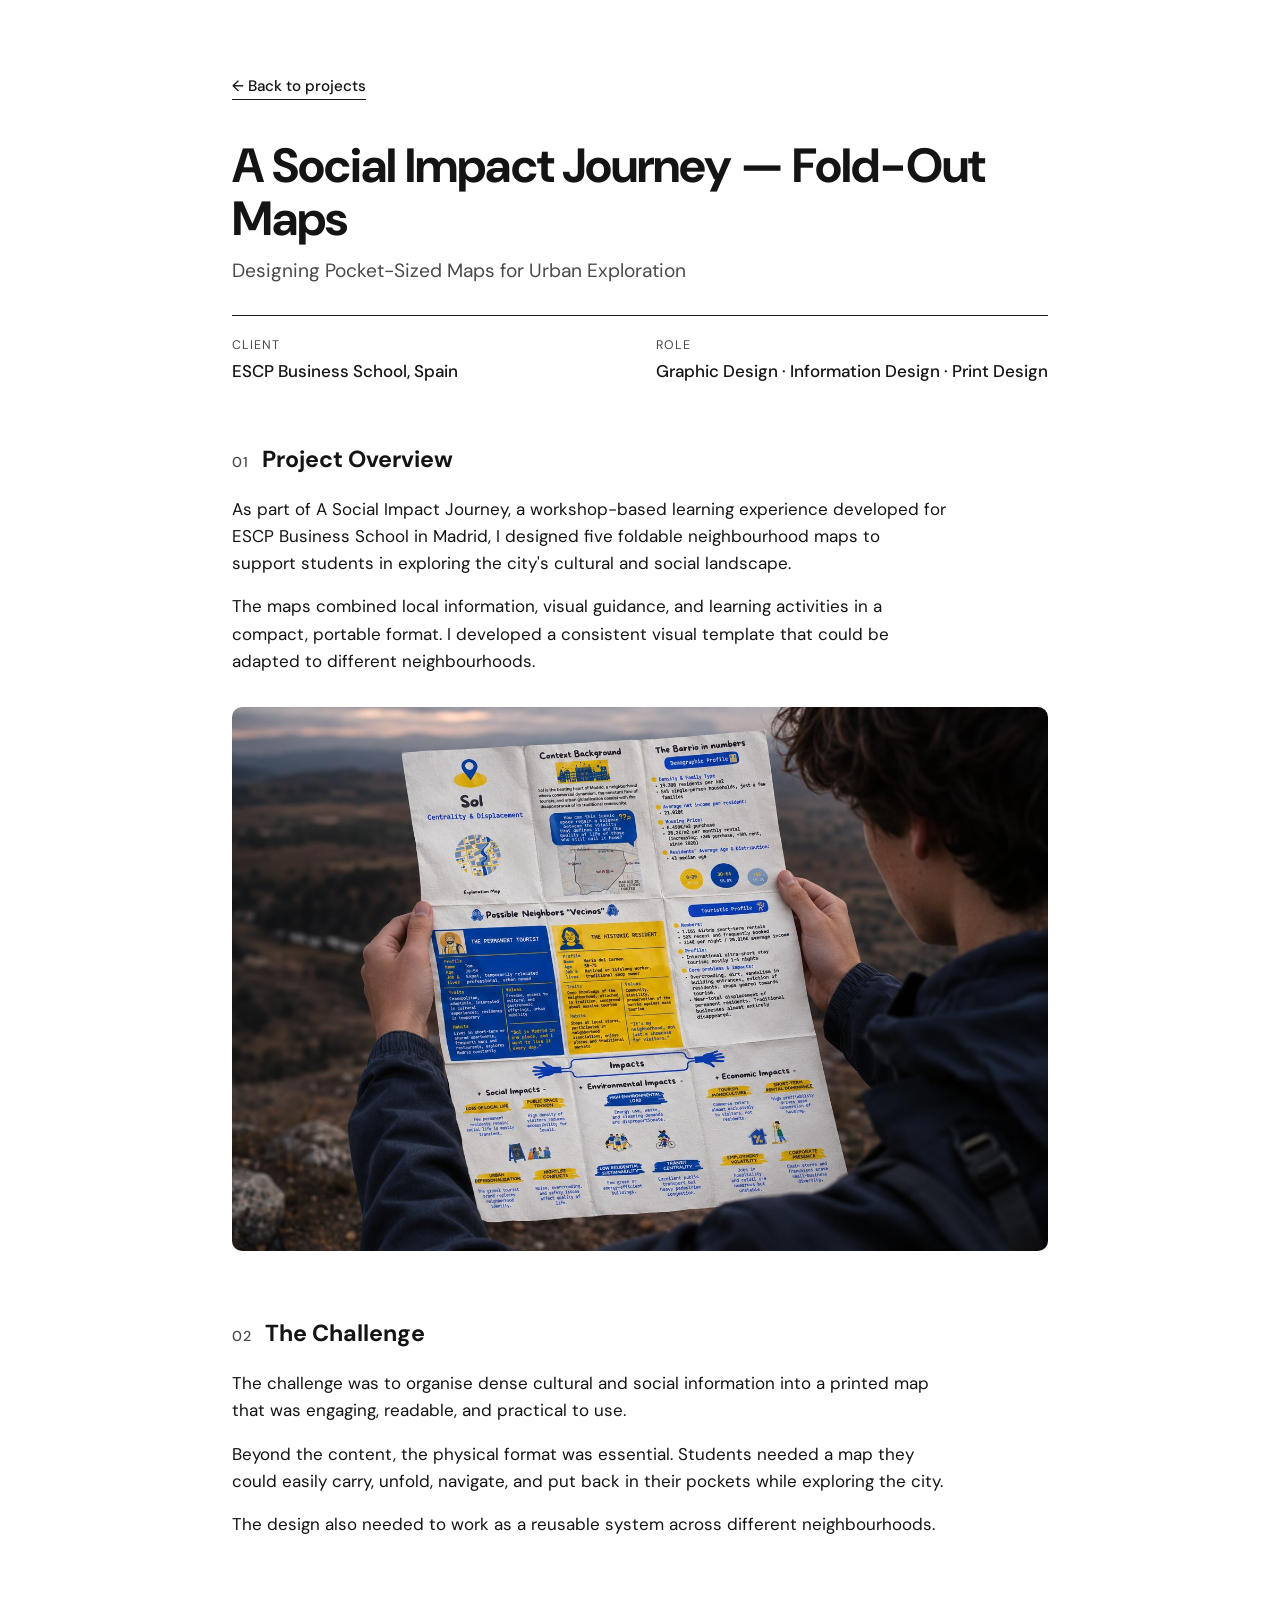
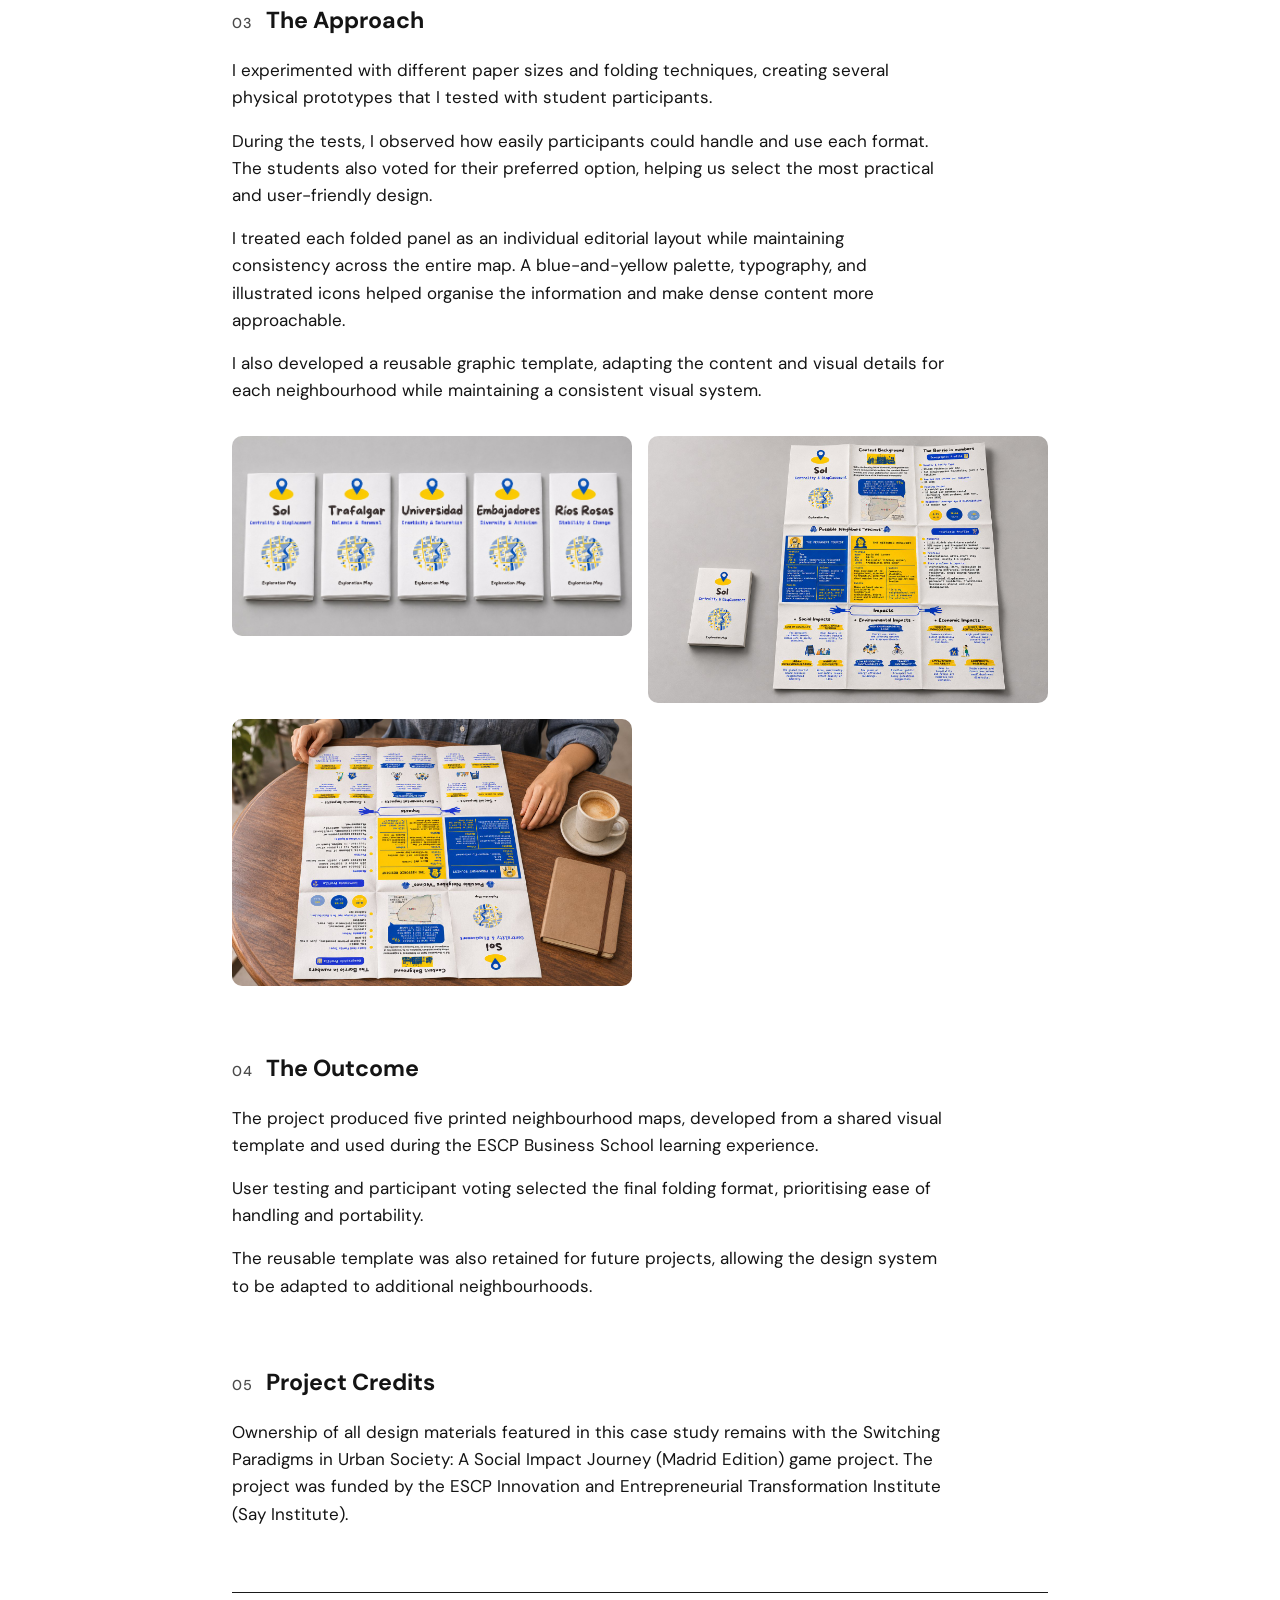
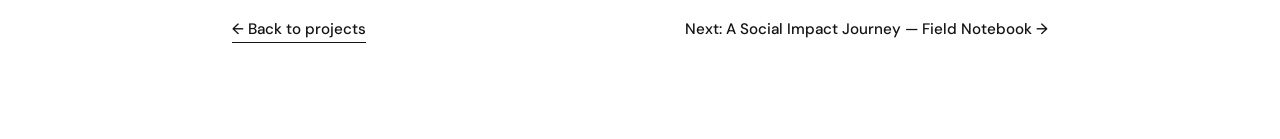
<file: projects/social-impact-journey-fold-out-maps/index.html>
<!DOCTYPE html>
<html lang="en">
<head>
<meta charset="utf-8">
<meta name="viewport" content="width=device-width, initial-scale=1">
<title>A Social Impact Journey — Fold-Out Maps — Reyhaneh (Ray)</title>
<meta name="description" content="Designing Pocket-Sized Maps for Urban Exploration">
<link rel="preconnect" href="https://fonts.googleapis.com"><link rel="preconnect" href="https://fonts.gstatic.com" crossorigin><link href="https://fonts.googleapis.com/css2?family=DM+Sans:opsz,wght@9..40,400;9..40,500;9..40,700&display=swap" rel="stylesheet">
<link rel="stylesheet" href="../../assets/css/style.css">
</head>
<body class="case">
<main class="wrap wrap--case">
  <a class="back" href="../../index.html">← Back to projects</a>
  <header class="cs-header">
    <h1>A Social Impact Journey — Fold-Out Maps</h1>
    <p class="cs-subtitle">Designing Pocket-Sized Maps for Urban Exploration</p>
    <dl class="cs-meta"><div><dt>Client</dt><dd>ESCP Business School, Spain</dd></div><div><dt>Role</dt><dd>Graphic Design · Information Design · Print Design</dd></div></dl>
  </header>
  <section class="cs-section" id="overview">
    <h2><span class="num">01</span> Project Overview</h2>
    <p>As part of A Social Impact Journey, a workshop-based learning experience developed for ESCP Business School in Madrid, I designed five foldable neighbourhood maps to support students in exploring the city's cultural and social landscape.</p>
    <p>The maps combined local information, visual guidance, and learning activities in a compact, portable format. I developed a consistent visual template that could be adapted to different neighbourhoods.</p>
    <div class="gallery gallery--hero"><figure class="shot"><button type="button" class="shot-btn" data-index="0" aria-label="Enlarge image: Collection of five printed neighbourhood maps"><img src="../../assets/img/social-impact-journey-fold-out-maps/hero.jpg" alt="Collection of five printed neighbourhood maps" loading="lazy" decoding="async"></button></figure></div>
  </section>
  <section class="cs-section" id="challenge">
    <h2><span class="num">02</span> The Challenge</h2>
    <p>The challenge was to organise dense cultural and social information into a printed map that was engaging, readable, and practical to use.</p>
    <p>Beyond the content, the physical format was essential. Students needed a map they could easily carry, unfold, navigate, and put back in their pockets while exploring the city.</p>
    <p>The design also needed to work as a reusable system across different neighbourhoods.</p>
  </section>
  <section class="cs-section" id="approach">
    <h2><span class="num">03</span> The Approach</h2>
    <p>I experimented with different paper sizes and folding techniques, creating several physical prototypes that I tested with student participants.</p>
    <p>During the tests, I observed how easily participants could handle and use each format. The students also voted for their preferred option, helping us select the most practical and user-friendly design.</p>
    <p>I treated each folded panel as an individual editorial layout while maintaining consistency across the entire map. A blue-and-yellow palette, typography, and illustrated icons helped organise the information and make dense content more approachable.</p>
    <p>I also developed a reusable graphic template, adapting the content and visual details for each neighbourhood while maintaining a consistent visual system.</p>
    <div class="gallery-group"><div class="gallery"><figure class="shot"><button type="button" class="shot-btn" data-index="1" aria-label="Enlarge image: A Social Impact Journey — Fold-Out Maps, image 1"><img src="../../assets/img/social-impact-journey-fold-out-maps/1.jpg" alt="A Social Impact Journey — Fold-Out Maps, image 1" loading="lazy" decoding="async"></button></figure><figure class="shot"><button type="button" class="shot-btn" data-index="2" aria-label="Enlarge image: A Social Impact Journey — Fold-Out Maps, image 2"><img src="../../assets/img/social-impact-journey-fold-out-maps/2.jpg" alt="A Social Impact Journey — Fold-Out Maps, image 2" loading="lazy" decoding="async"></button></figure><figure class="shot"><button type="button" class="shot-btn" data-index="3" aria-label="Enlarge image: A Social Impact Journey — Fold-Out Maps, image 3"><img src="../../assets/img/social-impact-journey-fold-out-maps/3.jpg" alt="A Social Impact Journey — Fold-Out Maps, image 3" loading="lazy" decoding="async"></button></figure></div></div>
  </section>
  <section class="cs-section" id="outcome">
    <h2><span class="num">04</span> The Outcome</h2>
    <p>The project produced five printed neighbourhood maps, developed from a shared visual template and used during the ESCP Business School learning experience.</p>
    <p>User testing and participant voting selected the final folding format, prioritising ease of handling and portability.</p>
    <p>The reusable template was also retained for future projects, allowing the design system to be adapted to additional neighbourhoods.</p>
  </section>
  <section class="cs-section" id="credits">
    <h2><span class="num">05</span> Project Credits</h2>
    <p>Ownership of all design materials featured in this case study remains with the Switching Paradigms in Urban Society: A Social Impact Journey (Madrid Edition) game project. The project was funded by the ESCP Innovation and Entrepreneurial Transformation Institute (Say Institute).</p>
  </section>
  <nav class="cs-footer" aria-label="Project navigation">
    <a class="back" href="../../index.html">← Back to projects</a>
    <a class="next" href="../social-impact-journey-field-notebook/index.html">Next: A Social Impact Journey — Field Notebook →</a>
  </nav>
</main>

<dialog class="lightbox" aria-label="Enlarged image">
  <img class="lightbox-img" alt="">
  <button type="button" class="lb-btn lb-close" aria-label="Close enlarged image">×</button>
  <button type="button" class="lb-btn lb-prev" aria-label="Previous image">‹</button>
  <button type="button" class="lb-btn lb-next" aria-label="Next image">›</button>
  <p class="lb-count" aria-live="polite"></p>
</dialog>
<script src="../../assets/js/lightbox.js" defer></script>
</body>
</html>
</file>
<file: assets/css/style.css>
/* Reyhaneh (Ray) — portfolio */
:root {
  --ink: #141414;
  --ink-soft: #4a4a4a;
  --line: #1a1a1a;
  --paper: #ffffff;
  --muted-bg: #f4f2ee;
  --accent: #8fa6d8;          /* soft blue from the reference */
  --radius: 14px;
  --wrap: 1040px;
  --font: "DM Sans", system-ui, -apple-system, "Segoe UI", Roboto, sans-serif;
}

*, *::before, *::after { box-sizing: border-box; }
html { -webkit-text-size-adjust: 100%; }
body {
  margin: 0;
  background: var(--paper);
  color: var(--ink);
  font-family: var(--font);
  font-size: 17px;
  line-height: 1.6;
  -webkit-font-smoothing: antialiased;
}
img { max-width: 100%; display: block; }
a { color: inherit; }
:focus-visible { outline: 2px solid var(--ink); outline-offset: 3px; }

.wrap { max-width: var(--wrap); margin: 0 auto; padding: 72px 32px 96px; }

/* ---------- Homepage ---------- */
.intro {
  display: grid;
  grid-template-columns: minmax(0, 1fr) auto;
  gap: 48px;
  align-items: start;
}
.intro h1 { font-size: 1.6rem; font-weight: 700; margin: 0 0 14px; letter-spacing: -0.01em; }
.intro p { margin: 0 0 6px; color: var(--ink-soft); max-width: 36em; }
.intro-photo {
  width: 220px; height: 220px;
  border-radius: 50%;
  object-fit: cover;
  background: var(--accent);
}

.projects { margin-top: 72px; }
.projects h2 { font-size: 1.35rem; font-weight: 700; margin: 0 0 28px; }

.project-grid {
  list-style: none; margin: 0; padding: 0;
  display: grid;
  grid-template-columns: repeat(2, minmax(0, 1fr));
  gap: 40px 64px;
}
.project-link { display: block; text-decoration: none; }
.project-media {
  position: relative; display: block;
  aspect-ratio: 3 / 2;
  border-radius: var(--radius);
  overflow: hidden;
  background: var(--muted-bg);
}
.project-media img { width: 100%; height: 100%; object-fit: cover; transition: transform .5s ease; }
.project-overlay {
  position: absolute; inset: 0;
  display: flex; align-items: center; justify-content: center;
  padding: 16px; text-align: center;
  background: rgba(20, 20, 20, .55);
  color: #fff; font-weight: 700; font-size: 1.3rem; letter-spacing: .01em;
  opacity: 0; transition: opacity .3s ease;
  pointer-events: none;
}
/* Mobile / touch default: name always shown below the image, no overlay */
.project-name { display: block; margin-top: 12px; font-weight: 700; font-size: 1.05rem; }
.project-overlay { display: none; }

/* Desktop (real hover + wide screen): name appears over the image on hover */
@media (hover: hover) and (pointer: fine) and (min-width: 768px) {
  .project-overlay { display: flex; }
  .project-name {
    position: absolute; width: 1px; height: 1px; overflow: hidden;
    clip: rect(0 0 0 0); white-space: nowrap;   /* kept for screen readers */
  }
  .project-link:hover .project-overlay,
  .project-link:focus-visible .project-overlay { opacity: 1; }
  .project-link:hover img { transform: scale(1.03); }
}

/* ---------- Case study ---------- */
.wrap--case { max-width: 880px; }
.back {
  display: inline-block;
  font-weight: 500; font-size: .95rem;
  text-decoration: none; border-bottom: 1px solid currentColor;
  padding-bottom: 1px;
}
.back:hover, .next:hover { color: var(--ink-soft); }

.cs-header { margin: 40px 0 56px; }
.cs-header h1 { font-size: clamp(2rem, 5vw, 3rem); line-height: 1.1; margin: 0 0 10px; letter-spacing: -0.02em; }
.cs-subtitle { font-size: 1.2rem; color: var(--ink-soft); margin: 0 0 28px; }
.cs-meta {
  margin: 0; padding: 20px 0 0;
  border-top: 1px solid var(--line);
  display: grid; grid-template-columns: repeat(auto-fit, minmax(220px, 1fr)); gap: 16px 32px;
}
.cs-meta dt { font-size: .78rem; text-transform: uppercase; letter-spacing: .08em; color: var(--ink-soft); }
.cs-meta dd { margin: 2px 0 0; font-weight: 500; overflow-wrap: anywhere; }

.cs-section { margin: 0 0 64px; }
.cs-section h2 {
  font-size: 1.45rem; margin: 0 0 18px;
  display: flex; align-items: baseline; gap: 14px;
}
.cs-section h2 .num { font-size: .9rem; color: var(--ink-soft); font-weight: 500; letter-spacing: .05em; }
.cs-section p { margin: 0 0 16px; max-width: 42em; }
.cs-section p.note { font-style: italic; color: var(--ink-soft); }

.gallery-group { margin: 32px 0; }
.gallery-title { font-size: 1rem; font-weight: 700; margin: 0 0 12px; }
.gallery { display: grid; grid-template-columns: repeat(2, minmax(0, 1fr)); gap: 16px; align-items: start; }
.gallery--hero, .gallery--single { grid-template-columns: 1fr; margin: 32px 0; }
.gallery-group .gallery--single { margin: 0; }
.shot { margin: 0; }
.shot-btn {
  display: block; width: 100%; padding: 0; border: 0; background: var(--muted-bg);
  border-radius: 10px; overflow: hidden; cursor: zoom-in;
}
.shot-btn img { width: 100%; height: auto; transition: opacity .2s ease; }
.shot-btn:hover img { opacity: .9; }

.cs-footer {
  display: flex; justify-content: space-between; gap: 16px; flex-wrap: wrap;
  border-top: 1px solid var(--line); padding-top: 24px;
}
.next { font-weight: 500; font-size: .95rem; text-decoration: none; }

/* ---------- Lightbox ---------- */
.lightbox {
  width: 100vw; height: 100vh; max-width: 100vw; max-height: 100vh;
  margin: 0; padding: 56px 72px; border: 0;
  background: rgba(12, 12, 12, .97);
}
.lightbox[open] { display: flex; align-items: center; justify-content: center; }
.lightbox::backdrop { background: rgba(12, 12, 12, .97); }
.lightbox-img { max-width: 100%; max-height: 100%; width: auto; height: auto; object-fit: contain; border-radius: 4px; }
.lb-btn {
  position: absolute; border: 0; background: rgba(255,255,255,.12); color: #fff;
  width: 48px; height: 48px; border-radius: 50%;
  font-size: 30px; line-height: 1; cursor: pointer;
  display: flex; align-items: center; justify-content: center;
}
.lb-btn:hover { background: rgba(255,255,255,.25); }
.lb-close { top: 16px; right: 16px; }
.lb-prev { left: 12px; top: 50%; transform: translateY(-50%); }
.lb-next { right: 12px; top: 50%; transform: translateY(-50%); }
.lb-count { position: absolute; bottom: 14px; left: 0; right: 0; text-align: center; color: #ddd; font-size: .85rem; margin: 0; }
body.lb-open { overflow: hidden; }

/* ---------- Small screens ---------- */
@media (max-width: 767px) {
  body { font-size: 16px; }
  .wrap { padding: 40px 20px 64px; }
  .intro { grid-template-columns: 1fr; gap: 24px; }
  .intro-photo { width: 140px; height: 140px; order: -1; }
  .projects { margin-top: 48px; }
  .project-grid { grid-template-columns: 1fr; gap: 32px; }
  .gallery { grid-template-columns: 1fr; }
  .lightbox { padding: 64px 8px; }
  .lb-prev, .lb-next { top: auto; bottom: 8px; transform: none; }
  .lb-prev { left: 16px; }
  .lb-next { right: 16px; }
  .lb-count { bottom: 22px; }
}
</file>
